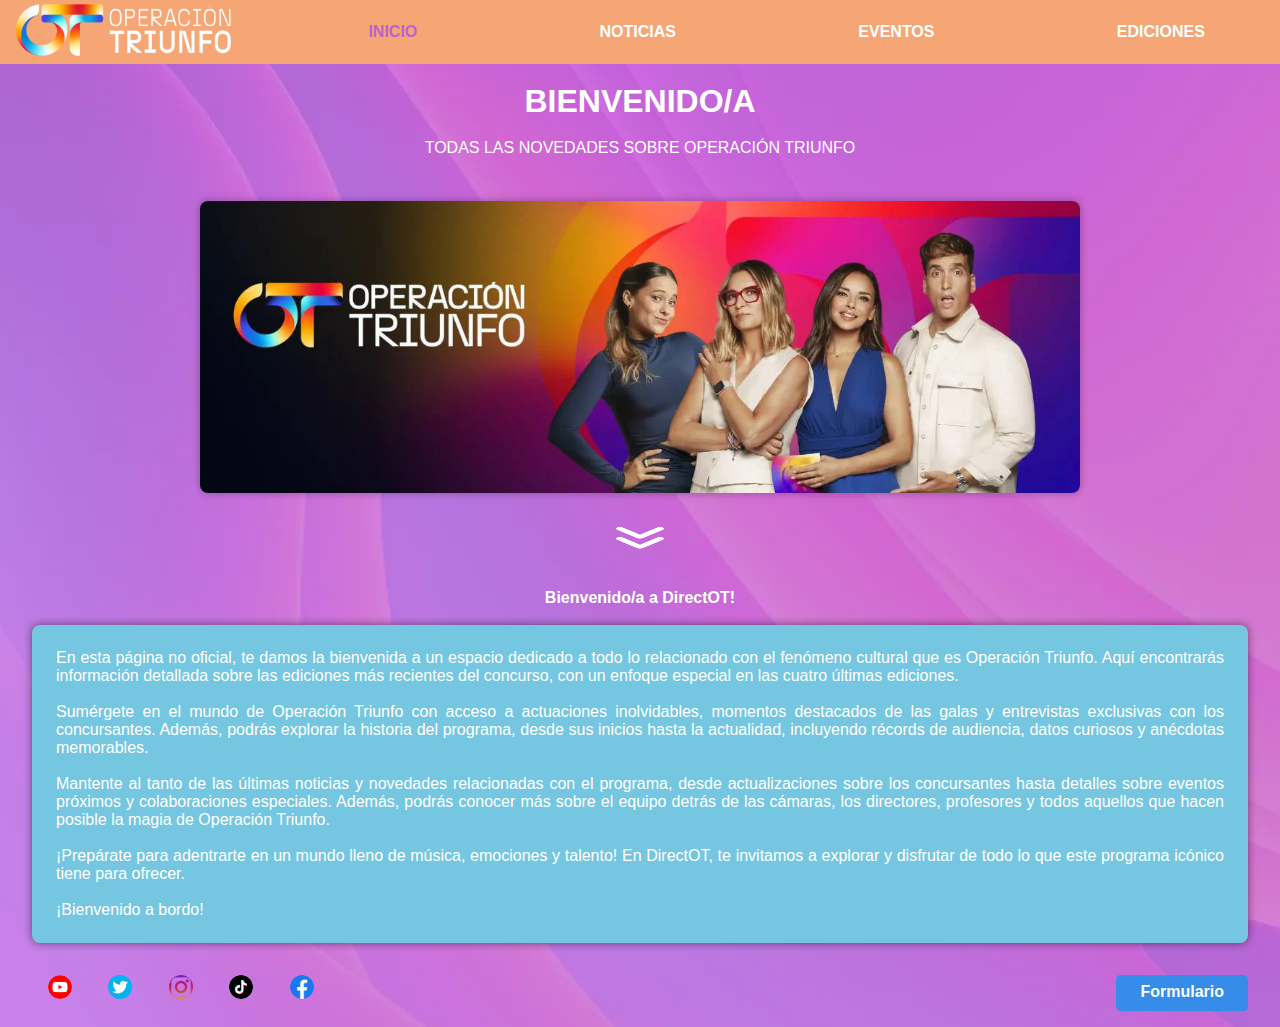
<file: DIRECTOT/index.html>
<!DOCTYPE html>
<html lang="es">
<head>
    <meta charset="UTF-8">
    <meta name="viewport" content="width=device-width, initial-scale=1.0">
    <title>DirectOT</title>
    <link rel="icon" href="./img/icon.webp">
    <link rel="stylesheet" type="text/css" href="./css/css.css">
</head>
<body>
    <header>
        <nav class="menu">
            <ul>
                <li class="logo"><img src="./img/otlogo.webp" alt="Logo de Operación Triunfo"></li>
                <li class="opcionMenu"><a href="#inicio" id="activoNav">INICIO</a>
                    <ul class="submenu">
                        <li><a href="#Inicio" id="activo">Inicio</a></li>
                        <li><a href="./portfolio/historia.html">Historia</a></li>
                        <li><a href="./portfolio/equipo.html">Equipo</a></li>
                    </ul>
                </li>
                <li class="opcionMenu"><a href="./portfolio/noticias.html">NOTICIAS</a></li>
                <li class="opcionMenu"><a href="./portfolio/eventos.html">EVENTOS</a></li>
                <li class="opcionMenu"><a href="#ediciones">EDICIONES</a>
                    <ul class="submenu">
                        <li><a href="./portfolio/ediciones/OT2023.html">OT2023</a></li>
                        <li><a href="./portfolio/ediciones/OT2020.html">OT2020</a></li>
                        <li><a href="./portfolio/ediciones/OT2018.html">OT2018</a></li>
                        <li><a href="./portfolio/ediciones/OT2017.html">OT2017</a></li>
                    </ul>
                </li>
            </ul>
        </nav>
    </header>
    <main>
        <section>
            <h1 class="titulo">BIENVENIDO/A</h1>
            <p class="subtitulo">TODAS LAS NOVEDADES SOBRE OPERACIÓN TRIUNFO</p>

            <div id="imagenesInicio">
                <picture >
                    <source class="cartel" media="(min-width:600px)" srcset="./img/header.webp">
                    <img class="cartel" src="./img/movil/cartelmovil.webp" alt="Cartel de Operación Triunfo">
                </picture>
                <img class="flecha" src="./img/dobleFlecha.webp" alt="Doble flecha">
            </div>

            <div class="textoInicio">
                <p class="negritaCentrado">Bienvenido/a a DirectOT!</p><br>
                <div class="divInicio">
                    <p>
                        En esta página no oficial, te damos la bienvenida a un espacio dedicado a todo lo relacionado
                        con el fenómeno cultural que es Operación Triunfo. Aquí encontrarás información detallada sobre 
                        las ediciones más recientes del concurso, con un enfoque especial en las cuatro últimas ediciones.
                        <br><br>
                        Sumérgete en el mundo de Operación Triunfo con acceso a actuaciones inolvidables, momentos 
                        destacados de las galas y entrevistas exclusivas con los concursantes. Además, podrás explorar 
                        la historia del programa, desde sus inicios hasta la actualidad, incluyendo récords de audiencia, 
                        datos curiosos y anécdotas memorables.
                        <br><br>
                        Mantente al tanto de las últimas noticias y novedades relacionadas con el programa, desde actualizaciones 
                        sobre los concursantes hasta detalles sobre eventos próximos y colaboraciones especiales. Además, 
                        podrás conocer más sobre el equipo detrás de las cámaras, los directores, profesores y todos aquellos 
                        que hacen posible la magia de Operación Triunfo.
                        <br><br>
                        ¡Prepárate para adentrarte en un mundo lleno de música, emociones y talento! En DirectOT, te invitamos 
                        a explorar y disfrutar de todo lo que este programa icónico tiene para ofrecer. 
                        <br><br>
                        ¡Bienvenido a bordo!
                    </p>
                </div>
            </div>
        </section>
    </main>
    <footer>
        <div class="contenido">
            <ul class="redes">
                <li><a href="https://www.youtube.com/OperacionTriunfo" target="_blank"><img src="./img/iconos/youtube.webp" alt="Youtube"></a></li>
                <li><a href="https://twitter.com/OT_Oficial?ref_src=twsrc%5Egoogle%7Ctwcamp%5Eserp%7Ctwgr%5Eauthor" target="_blank"><img src="./img/iconos/twitter.webp" alt="Twitter"></a></li>
                <li><a href="https://www.instagram.com/operaciontriunfo/" target="_blank"><img src="./img/iconos/instagram.webp" alt="Instagram"></a></li>
                <li><a href="https://www.tiktok.com/@operaciontriunfo" target="_blank"><img src="./img/iconos/tiktok.webp" alt="TikTok"></a></li>
                <li><a href="https://www.facebook.com/operaciontriunfo/?locale=es_ES" target="_blank"><img src="./img/iconos/facebook.webp" alt="Facebook"></a></li>
            </ul>
            <a href="./portfolio/form.html" class="botonForm">Formulario</a>
        </div>
    </footer>
</body>
</html>
</file>
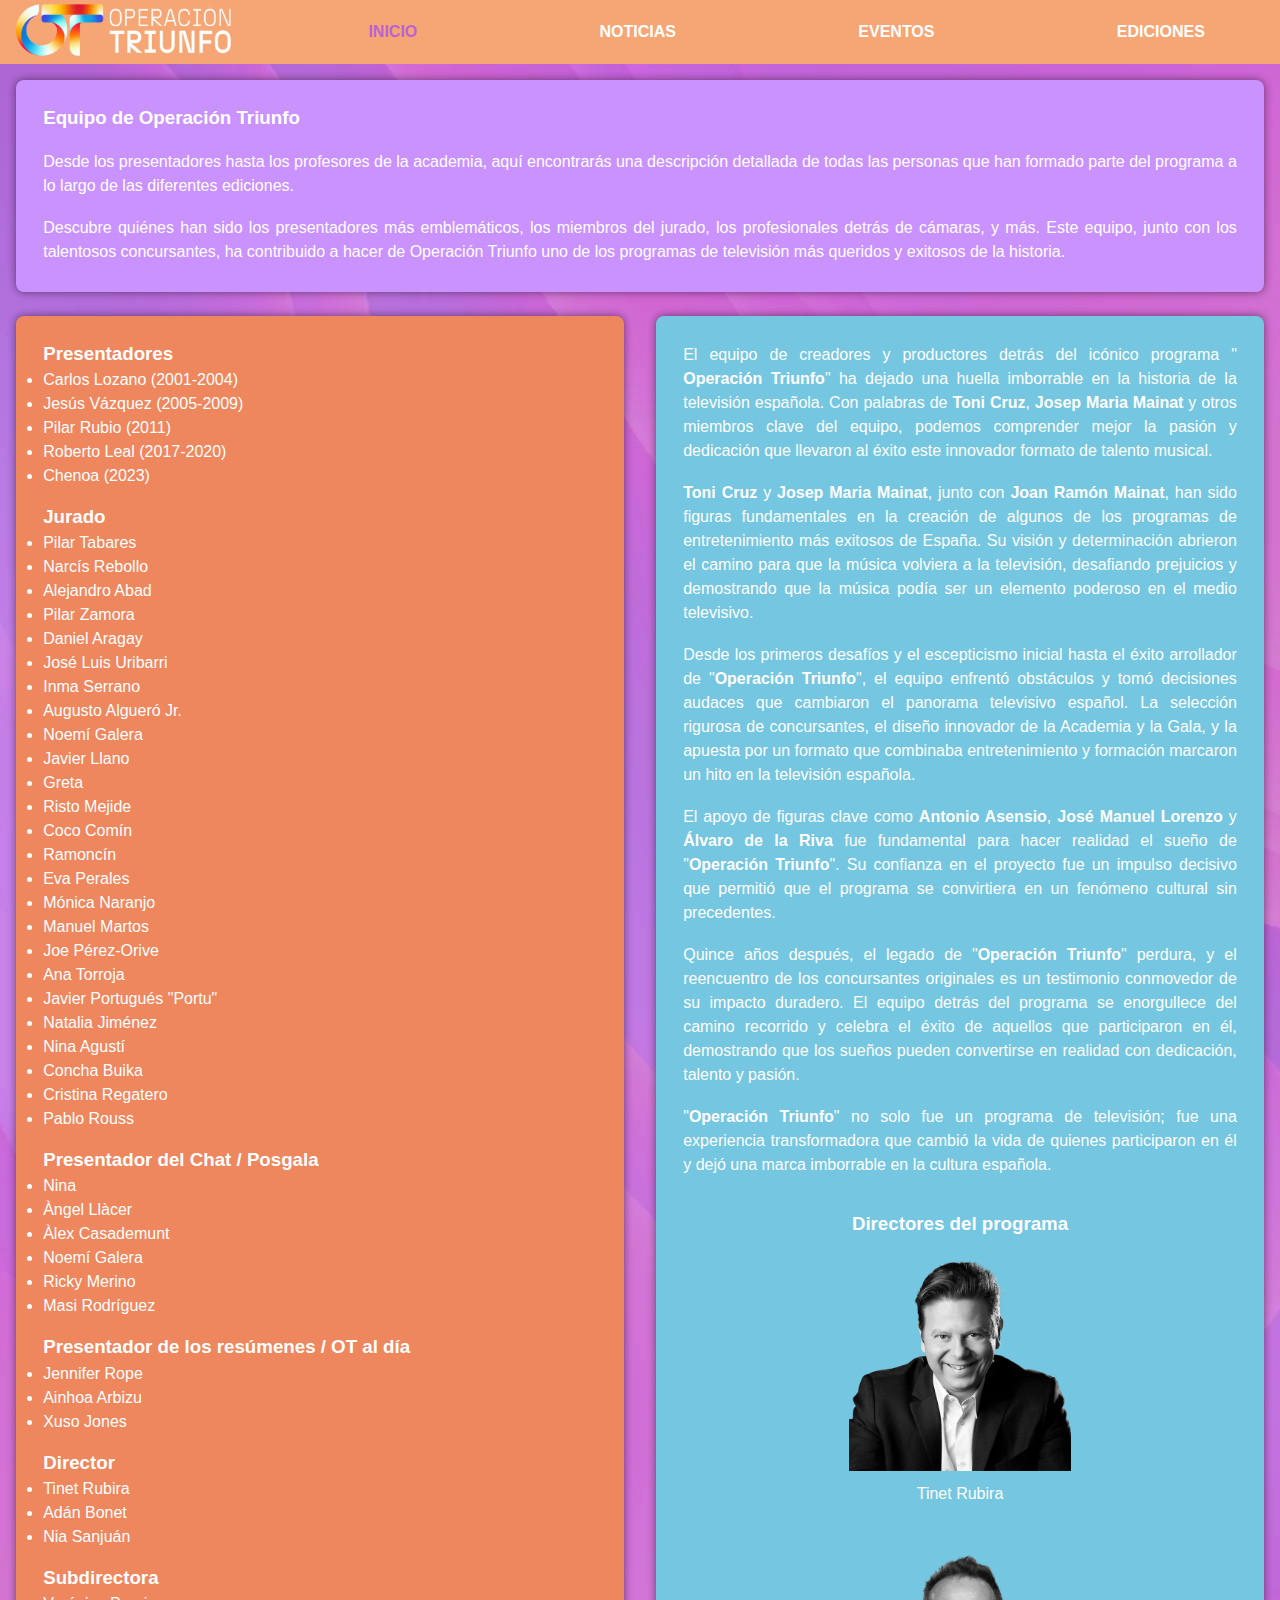
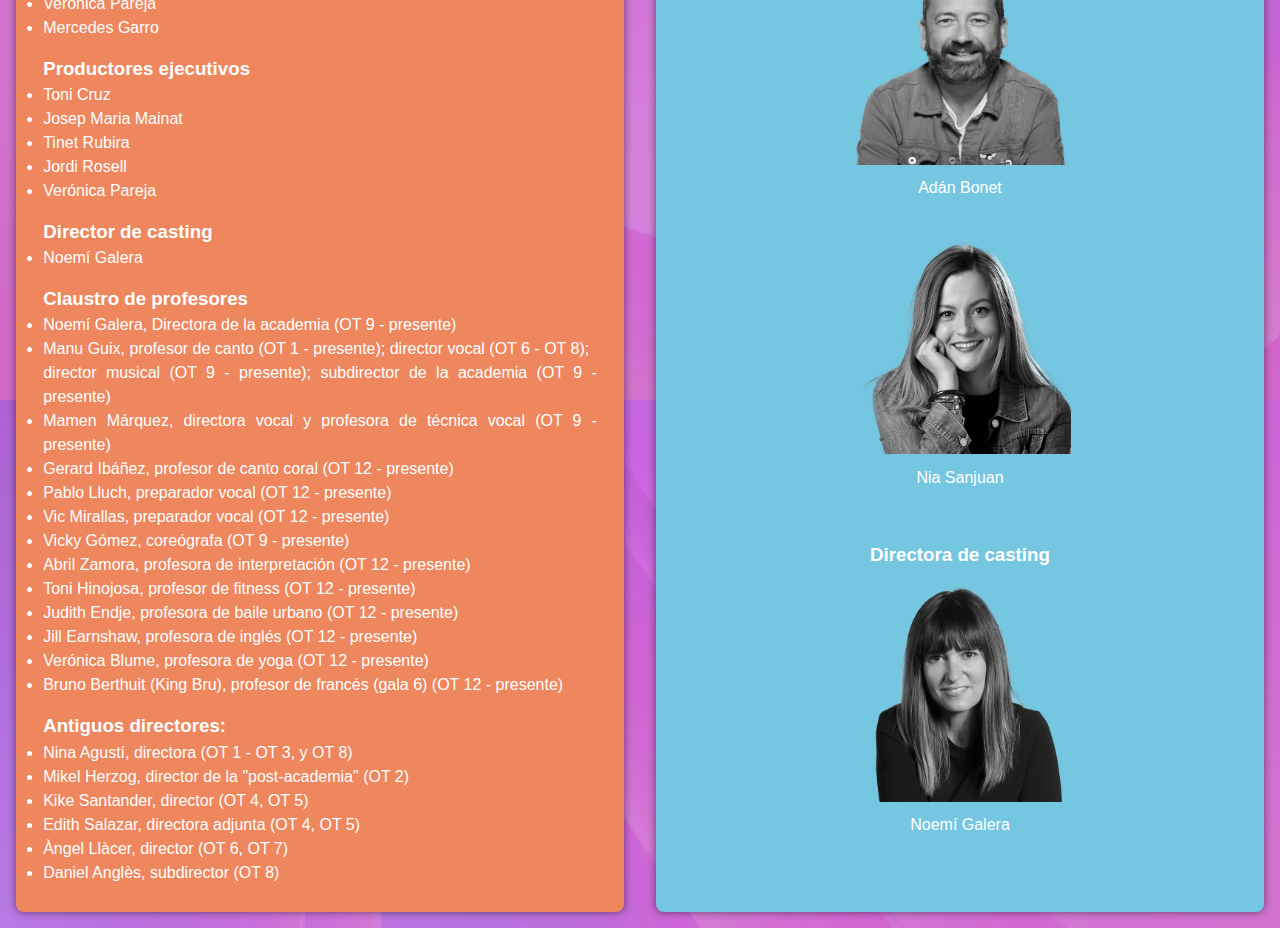
<file: DIRECTOT/portfolio/equipo.html>
<!DOCTYPE html>
<html lang="es">
<head>
    <meta charset="UTF-8">
    <meta name="viewport" content="width=device-width, initial-scale=1.0">
    <title>DirectOT - Equipo</title>
    <link rel="icon" href="../img/icon.webp">
    <link rel="stylesheet" type="text/css" href="../css/css.css">
</head>
<body>
    <header>
        
        <nav class="menu">
            <ul>
                <li class="logo"><img src="../img/otlogo.webp" alt="Logo de Operación Triunfo"></li>
                <li class="opcionMenu"><a href="#inicio" id="activoNav">INICIO</a>
                    <ul class="submenu">
                        <li><a href="../index.html">Inicio</a></li>
                        <li><a href="./historia.html">Historia</a></li>
                        <li><a href="#equipo" id="activo">Equipo</a></li>
                    </ul>
                </li>
                <li class="opcionMenu"><a href="./noticias.html">NOTICIAS</a></li>
                <li class="opcionMenu"><a href="./eventos.html">EVENTOS</a></li>
                <li class="opcionMenu"><a href="#ediciones">EDICIONES</a>
                    <ul class="submenu">
                        <li><a href="./ediciones/OT2023.html">OT2023</a></li>
                        <li><a href="./ediciones/OT2020.html">OT2020</a></li>
                        <li><a href="./ediciones/OT2018.html">OT2018</a></li>
                        <li><a href="./ediciones/OT2017.html">OT2017</a></li>
                    </ul>
                </li>
            </ul>
        </nav>
    </header>
    <main>
        <section>
            <div class="contenido2">
                <div class="equipoInfo">
                    <h3 class="titulo2">Equipo de Operación Triunfo</h3><br>
                    <p class="parrafo">Desde los presentadores hasta los profesores de la academia, aquí encontrarás 
                        una descripción detallada de todas las personas que han formado parte del 
                        programa a lo largo de las diferentes ediciones.</p><br>
                    <p class="parrafo">Descubre quiénes han sido los presentadores más emblemáticos, los miembros del 
                        jurado, los profesionales detrás de cámaras, y más. Este equipo, junto con los
                         talentosos concursantes, ha contribuido a hacer de Operación Triunfo uno de 
                         los programas de televisión más queridos y exitosos de la historia.</p>

                </div>
            </div>
            <div class="contenido">
                <div class="equipo">
                    <h3 class="titulo2">Presentadores</h3>
                    <ul class="parrafo">
                        <li>Carlos Lozano (2001-2004)</li>
                        <li>Jesús Vázquez (2005-2009)</li>
                        <li>Pilar Rubio (2011)</li>
                        <li>Roberto Leal (2017-2020)</li>
                        <li>Chenoa (2023)</li>
                    </ul><br>

                    <h3 class="titulo2">Jurado</h3>
                    <ul class="parrafo">
                        <li>Pilar Tabares</li>
                        <li>Narcís Rebollo</li>
                        <li>Alejandro Abad</li>
                        <li>Pilar Zamora</li>
                        <li>Daniel Aragay</li>
                        <li>José Luis Uribarri</li>
                        <li>Inma Serrano</li>
                        <li>Augusto Algueró Jr.</li>
                        <li>Noemí Galera</li>
                        <li>Javier Llano</li>
                        <li>Greta</li>
                        <li>Risto Mejide</li>
                        <li>Coco Comín</li>
                        <li>Ramoncín</li>
                        <li>Eva Perales</li>
                        <li>Mónica Naranjo</li>
                        <li>Manuel Martos</li>
                        <li>Joe Pérez-Orive</li>
                        <li>Ana Torroja</li>
                        <li>Javier Portugués "Portu"</li>
                        <li>Natalia Jiménez</li>
                        <li>Nina Agustí</li>
                        <li>Concha Buika</li>
                        <li>Cristina Regatero</li>
                        <li>Pablo Rouss</li>
                    </ul><br>

                    <h3 class="titulo2">Presentador del Chat / Posgala</h3>
                    <ul class="parrafo">
                        <li>Nina</li>
                        <li>Àngel Llàcer</li>
                        <li>Àlex Casademunt</li>
                        <li>Noemí Galera</li>
                        <li>Ricky Merino</li>
                        <li>Masi Rodríguez</li>
                    </ul><br>

                    <h3 class="titulo2">Presentador de los resúmenes / OT al día</h3>
                    <ul class="parrafo">
                        <li>Jennifer Rope</li>
                        <li>Ainhoa Arbizu</li>
                        <li>Xuso Jones</li>
                    </ul><br>

                    <h3 class="titulo2">Director</h3>
                    <ul class="parrafo">
                        <li>Tinet Rubira</li>
                        <li>Adán Bonet</li>
                        <li>Nia Sanjuán</li>
                    </ul><br>

                    <h3 class="titulo2">Subdirectora</h3>
                    <ul class="parrafo">
                        <li>Verónica Pareja</li>
                        <li>Mercedes Garro</li>
                    </ul><br>

                    <h3 class="titulo2">Productores ejecutivos</h3>
                    <ul class="parrafo">
                        <li>Toni Cruz</li>
                        <li>Josep Maria Mainat</li>
                        <li>Tinet Rubira</li>
                        <li>Jordi Rosell</li>
                        <li>Verónica Pareja</li>
                    </ul><br>

                    <h3 class="titulo2">Director de casting</h3>
                    <ul class="parrafo">
                        <li>Noemí Galera</li>
                    </ul><br>

                    <h3 class="titulo2">Claustro de profesores</h3>
                    <ul class="parrafo">
                        <li>Noemí Galera, Directora de la academia (OT 9 - presente)</li>
                        <li>Manu Guix, profesor de canto (OT 1 - presente); director vocal (OT 6 - OT 8); <br>
                            director musical (OT 9 - presente); subdirector de la academia (OT 9 - presente)</li>
                        <li>Mamen Márquez, directora vocal y profesora de técnica vocal (OT 9 - presente)</li>
                        <li>Gerard Ibáñez, profesor de canto coral (OT 12 - presente)</li>
                        <li>Pablo Lluch, preparador vocal (OT 12 - presente)</li>
                        <li>Vic Mirallas, preparador vocal (OT 12 - presente)</li>
                        <li>Vicky Gómez, coreógrafa (OT 9 - presente)</li>
                        <li>Abril Zamora, profesora de interpretación (OT 12 - presente)</li>
                        <li>Toni Hinojosa, profesor de fitness (OT 12 - presente)</li>
                        <li>Judith Endje, profesora de baile urbano (OT 12 - presente)</li>
                        <li>Jill Earnshaw, profesora de inglés (OT 12 - presente)</li>
                        <li>Verónica Blume, profesora de yoga (OT 12 - presente)</li>
                        <li>Bruno Berthuit (King Bru), profesor de francés (gala 6) (OT 12 - presente)</li>
                    </ul><br>
                    <h3 class="titulo2">Antiguos directores:</h3>
                    <ul class="parrafo">
                        <li>Nina Agustí, directora (OT 1 - OT 3, y OT 8)</li>
                        <li>Mikel Herzog, director de la "post-academia" (OT 2)</li>
                        <li>Kike Santander, director (OT 4, OT 5)</li>
                        <li>Edith Salazar, directora adjunta (OT 4, OT 5)</li>
                        <li>Àngel Llàcer, director (OT 6, OT 7)</li>
                        <li>Daniel Anglès, subdirector (OT 8)</li>
                    </ul>
                </div>
                <div class="equipo2">
                    <p class="parrafo">
                        El equipo de creadores y productores detrás del icónico programa "<span class="negrita">
                            Operación Triunfo</span>" ha dejado una huella imborrable en la historia de la televisión 
                            española. Con palabras de <span class="negrita">Toni Cruz</span>, <span class="negrita">
                                Josep Maria Mainat</span> y otros miembros clave del equipo, podemos comprender mejor 
                                la pasión y dedicación que llevaron al éxito este innovador formato de talento musical.
                    </p><br>
                    <p class="parrafo">
                        <span class="negrita">Toni Cruz</span> y <span class="negrita">Josep Maria Mainat</span>, 
                        junto con <span class="negrita">Joan Ramón Mainat</span>, han sido figuras fundamentales en 
                        la creación de algunos de los programas de entretenimiento más exitosos de España. Su visión 
                        y determinación abrieron el camino para que la música volviera a la televisión, desafiando 
                        prejuicios y demostrando que la música podía ser un elemento poderoso en el medio televisivo.
                    </p><br>
                    <p class="parrafo">
                        Desde los primeros desafíos y el escepticismo inicial hasta el éxito arrollador de "<span 
                        class="negrita">Operación Triunfo</span>", el equipo enfrentó obstáculos y tomó decisiones 
                        audaces que cambiaron el panorama televisivo español. La selección rigurosa de concursantes, 
                        el diseño innovador de la Academia y la Gala, y la apuesta por un formato que combinaba 
                        entretenimiento y formación marcaron un hito en la televisión española.
                    </p><br>
                    <p class="parrafo">
                        El apoyo de figuras clave como <span class="negrita">Antonio Asensio</span>, 
                        <span class="negrita">José Manuel Lorenzo</span> y <span class="negrita">Álvaro de la Riva</span>
                         fue fundamental para hacer realidad el sueño de "<span class="negrita">Operación Triunfo</span>".
                          Su confianza en el proyecto fue un impulso decisivo que permitió que el programa se convirtiera 
                          en un fenómeno cultural sin precedentes.
                    </p><br>
                    <p class="parrafo">
                        Quince años después, el legado de "<span class="negrita">Operación Triunfo</span>" perdura, y el 
                        reencuentro de los concursantes originales es un testimonio conmovedor de su impacto duradero. El 
                        equipo detrás del programa se enorgullece del camino recorrido y celebra el éxito de aquellos que 
                        participaron en él, demostrando que los sueños pueden convertirse en realidad con dedicación, 
                        talento y pasión.
                    </p><br>
                    <p class="parrafo">
                        "<span class="negrita">Operación Triunfo</span>" no solo fue un programa de televisión; fue una 
                        experiencia transformadora que cambió la vida de quienes participaron en él y dejó una marca 
                        imborrable en la cultura española.
                    </p><br><br>
                    <h3 class="titulo3">Directores del programa</h3>
                    <img class="imgEquipo" src="../img/tinetrubira.webp" alt="Tinet Rubira">
                    <p class="titulo3">Tinet Rubira</p><br>
                    <img class="imgEquipo" src="../img/adanbonet.webp" alt="Adán Bonet">
                    <p class="titulo3">Adán Bonet</p><br>
                    <img class="imgEquipo" src="../img/niasanjuan.webp" alt="Nia Sanjuan">
                    <p class="titulo3">Nia Sanjuan</p><br><br><br>
                    <h3 class="titulo3">Directora de casting</h3>
                    <img class="imgEquipo" src="../img/noemigalera.webp" alt="Noemí Galera">
                    <p class="titulo3">Noemí Galera</p>
                </div>
            </div>
        </section>
    </main>
</body>
</html>
</file>
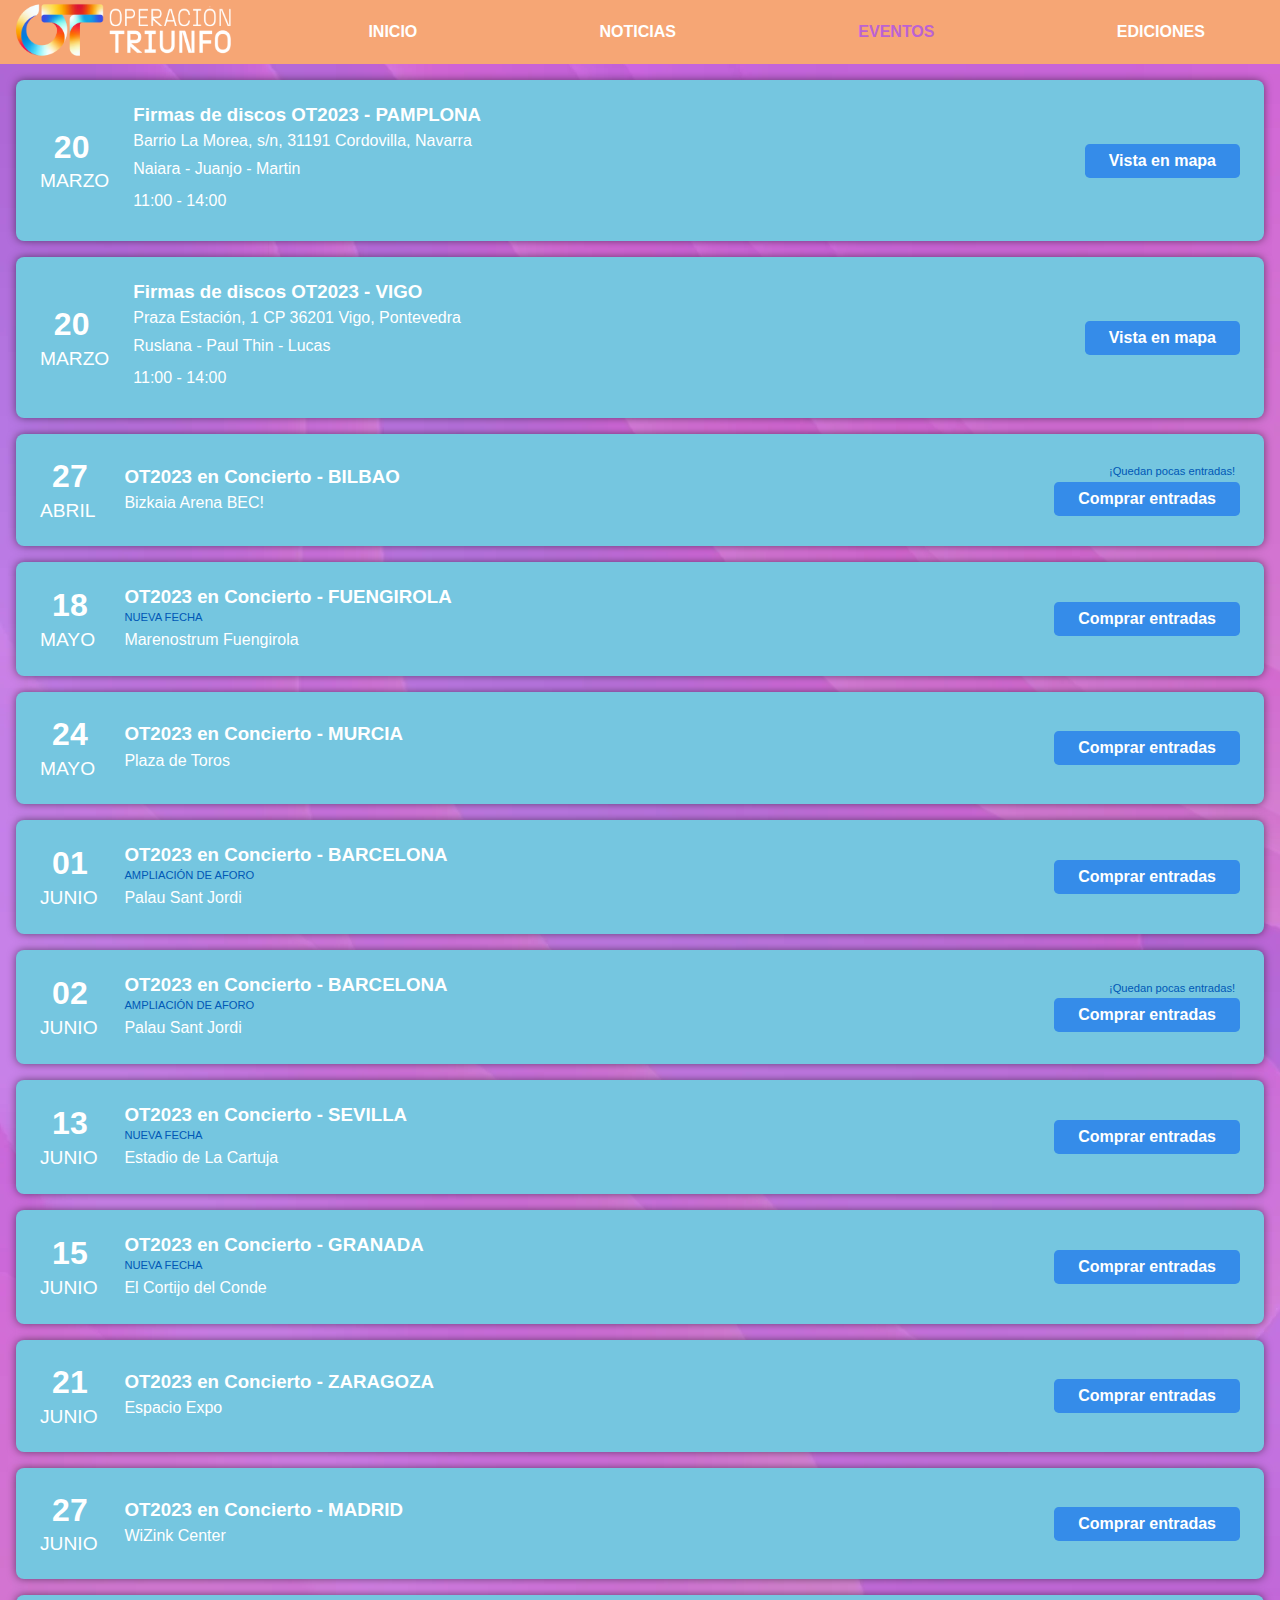
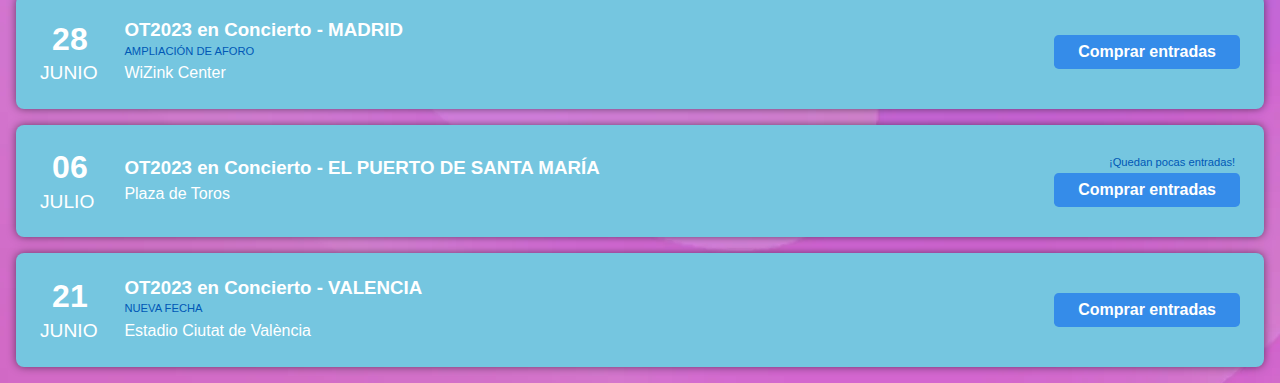
<file: DIRECTOT/portfolio/eventos.html>
<!DOCTYPE html>
<html lang="es">
<head>
    <meta charset="UTF-8">
    <meta name="viewport" content="width=device-width, initial-scale=1.0">
    <title>DirectOT - Eventos</title>
    <link rel="icon" href="../img/icon.webp">
    <link rel="stylesheet" type="text/css" href="../css/css.css">
</head>
<body>
    <header>
        
        <nav class="menu">
            <ul>
                <li class="logo"><img src="../img/otlogo.webp" alt="Logo de Operación Triunfo"></li>
                <li class="opcionMenu"><a href="#inicio" >INICIO</a>
                    <ul class="submenu">
                        <li><a href="../index.html">Inicio</a></li>
                        <li><a href="./historia.html">Historia</a></li>
                        <li><a href="./equipo.html">Equipo</a></li>
                    </ul>
                </li>
                <li class="opcionMenu"><a href="./noticias.html">NOTICIAS</a></li>
                <li class="opcionMenu"><a href="#eventos" id="activoNav">EVENTOS</a></li>
                <li class="opcionMenu"><a href="#ediciones">EDICIONES</a>
                    <ul class="submenu">
                        <li><a href="./ediciones/OT2023.html">OT2023</a></li>
                        <li><a href="./ediciones/OT2020.html">OT2020</a></li>
                        <li><a href="./ediciones/OT2018.html">OT2018</a></li>
                        <li><a href="./ediciones/OT2017.html">OT2017</a></li>
                    </ul>
                </li>
            </ul>
        </nav>
    </header>
    <main>
        <section>
            <div class="contenido2">
                <div class="evento">
                    <div class="fecha">
                        <h3 class="dia">20</h3>
                        <p class="mes">MARZO</p>
                    </div>
                    <div class="eventoCont">
                        <h3 class="titulo2">Firmas de discos OT2023 - PAMPLONA</h3>
                        <p class="parrafo">Barrio La Morea, s/n, 31191 Cordovilla, Navarra<br></p>
                        <p class="parrafo2">Naiara - Juanjo - Martin<br>
                        11:00 - 14:00</p>
                    </div>
                    <div class="infoEntradas">
                        <a href="https://maps.app.goo.gl/CpQnyW276xN3FqGZ6" class="botonComprar" target="_blank">Vista en mapa</a>
                    </div>
                </div>
                <div class="evento">
                    <div class="fecha">
                        <h3 class="dia">20</h3>
                        <p class="mes">MARZO</p>
                    </div>
                    <div class="eventoCont">
                        <h3 class="titulo2">Firmas de discos OT2023 - VIGO</h3>
                        <p class="parrafo">Praza Estación, 1 CP 36201 Vigo, Pontevedra<br></p>
                        <p class="parrafo2">Ruslana - Paul Thin - Lucas<br>
                        11:00 - 14:00</p>
                    </div>
                    <div class="infoEntradas">
                        <a href="https://maps.app.goo.gl/N1N4rgRqpGtqrXZM6" class="botonComprar" target="_blank">Vista en mapa</a>
                    </div>
                </div>
                <div class="evento">
                    <div class="fecha">
                        <h3 class="dia">27</h3>
                        <p class="mes">ABRIL</p>
                    </div>
                    <div class="eventoCont">
                        <h3 class="titulo2">OT2023 en Concierto - BILBAO</h3>
                        <p class="parrafo">Bizkaia Arena BEC!</p>
                    </div>
                    <div class="infoEntradas">
                        <p class="textoEntradas">¡Quedan pocas entradas!</p>
                        <a href="https://otenconcierto.com/pages/27-de-abril-bizkaia-arena-bec-bilbao" class="botonComprar" target="_blank">Comprar entradas</a>
                    </div>
                </div>
                <div class="evento">
                    <div class="fecha">
                        <h3 class="dia">18</h3>
                        <p class="mes">MAYO</p>
                    </div>
                    <div class="eventoCont">
                        <h3 class="titulo2">OT2023 en Concierto - FUENGIROLA</h3>
                        <p class="textoEntradas">NUEVA FECHA</p>
                        <p class="parrafo">Marenostrum Fuengirola</p>
                    </div>
                    <div class="infoEntradas">
                        <a href="https://otenconcierto.com/pages/18-de-mayo-marenostrum-fuengirola-fuengirola" class="botonComprar" target="_blank">Comprar entradas</a>
                    </div>
                </div>
                <div class="evento">
                    <div class="fecha">
                        <h3 class="dia">24</h3>
                        <p class="mes">MAYO</p>
                    </div>
                    <div class="eventoCont">
                        <h3 class="titulo2">OT2023 en Concierto - MURCIA</h3>
                        <p class="parrafo">Plaza de Toros</p>
                    </div>
                    <div class="infoEntradas">
                        <a href="https://otenconcierto.com/pages/24-de-mayo-plaza-de-toros-murcia" class="botonComprar" target="_blank">Comprar entradas</a>
                    </div>
                </div>
                <div class="evento">
                    <div class="fecha">
                        <h3 class="dia">01</h3>
                        <p class="mes">JUNIO</p>
                    </div>
                    <div class="eventoCont">
                        <h3 class="titulo2">OT2023 en Concierto - BARCELONA</h3>
                        <p class="textoEntradas">AMPLIACIÓN DE AFORO</p>
                        <p class="parrafo">Palau Sant Jordi</p>
                    </div>
                    <div class="infoEntradas">
                        <a href="https://otenconcierto.com/pages/1-de-junio-palau-sant-jordi-barcelona" class="botonComprar" target="_blank">Comprar entradas</a>
                    </div>
                </div>
                <div class="evento">
                    <div class="fecha">
                        <h3 class="dia">02</h3>
                        <p class="mes">JUNIO</p>
                    </div>
                    <div class="eventoCont">
                        <h3 class="titulo2">OT2023 en Concierto - BARCELONA</h3>
                        <p class="textoEntradas">AMPLIACIÓN DE AFORO</p>
                        <p class="parrafo">Palau Sant Jordi</p>
                    </div>
                    <div class="infoEntradas">
                        <p class="textoEntradas">¡Quedan pocas entradas!</p>
                        <a href="https://otenconcierto.com/pages/1-de-junio-palau-sant-jordi-barcelona" class="botonComprar" target="_blank">Comprar entradas</a>
                    </div>
                </div>
                <div class="evento">
                    <div class="fecha">
                        <h3 class="dia">13</h3>
                        <p class="mes">JUNIO</p>
                    </div>
                    <div class="eventoCont">
                        <h3 class="titulo2">OT2023 en Concierto - SEVILLA</h3>
                        <p class="textoEntradas">NUEVA FECHA</p>
                        <p class="parrafo">Estadio de La Cartuja</p>
                    </div>
                    <div class="infoEntradas">
                        <a href="https://otenconcierto.com/pages/13-de-junio-estadio-de-la-cartuja-sevilla" class="botonComprar" target="_blank">Comprar entradas</a>
                    </div>
                </div>
                <div class="evento">
                    <div class="fecha">
                        <h3 class="dia">15</h3>
                        <p class="mes">JUNIO</p>
                    </div>
                    <div class="eventoCont">
                        <h3 class="titulo2">OT2023 en Concierto - GRANADA</h3>
                        <p class="textoEntradas">NUEVA FECHA</p>
                        <p class="parrafo">El Cortijo del Conde</p>
                    </div>
                    <div class="infoEntradas">
                        <a href="https://otenconcierto.com/pages/15-de-junio-el-cortijo-del-conde-granada" class="botonComprar" target="_blank">Comprar entradas</a>
                    </div>
                </div>
                <div class="evento">
                    <div class="fecha">
                        <h3 class="dia">21</h3>
                        <p class="mes">JUNIO</p>
                    </div>
                    <div class="eventoCont">
                        <h3 class="titulo2">OT2023 en Concierto - ZARAGOZA</h3>
                        <p class="parrafo">Espacio Expo</p>
                    </div>
                    <div class="infoEntradas">
                        <a href="https://otenconcierto.com/pages/21-de-junio-espacio-expo-zaragoza" class="botonComprar" target="_blank">Comprar entradas</a>
                    </div>
                </div>
                <div class="evento">
                    <div class="fecha">
                        <h3 class="dia">27</h3>
                        <p class="mes">JUNIO</p>
                    </div>
                    <div class="eventoCont">
                        <h3 class="titulo2">OT2023 en Concierto - MADRID</h3>
                        <p class="parrafo">WiZink Center</p>
                    </div>
                    <div class="infoEntradas">
                        <a href="https://otenconcierto.com/pages/27-de-junio-wizink-center-madrid" class="botonComprar" target="_blank">Comprar entradas</a>
                    </div>
                </div>
                <div class="evento">
                    <div class="fecha">
                        <h3 class="dia">28</h3>
                        <p class="mes">JUNIO</p>
                    </div>
                    <div class="eventoCont">
                        <h3 class="titulo2">OT2023 en Concierto - MADRID</h3>
                        <p class="textoEntradas">AMPLIACIÓN DE AFORO</p>
                        <p class="parrafo">WiZink Center</p>
                    </div>
                    <div class="infoEntradas">
                        <a href="https://otenconcierto.com/pages/28-de-junio-wizink-center-madrid" class="botonComprar" target="_blank">Comprar entradas</a>
                    </div>
                </div>
                <div class="evento">
                    <div class="fecha">
                        <h3 class="dia">06</h3>
                        <p class="mes">JULIO</p>
                    </div>
                    <div class="eventoCont">
                        <h3 class="titulo2">OT2023 en Concierto - EL PUERTO DE SANTA MARÍA</h3>
                        <p class="parrafo">Plaza de Toros</p>
                    </div>
                    <div class="infoEntradas">
                        <p class="textoEntradas">¡Quedan pocas entradas!</p>
                        <a href="https://otenconcierto.com/pages/6-de-julio-plaza-de-toros-el-puerto-de-santa-maria" class="botonComprar" target="_blank">Comprar entradas</a>
                    </div>
                </div>
                <div class="evento">
                    <div class="fecha">
                        <h3 class="dia">21</h3>
                        <p class="mes">JUNIO</p>
                    </div>
                    <div class="eventoCont">
                        <h3 class="titulo2">OT2023 en Concierto - VALENCIA</h3>
                        <p class="textoEntradas">NUEVA FECHA</p>
                        <p class="parrafo">Estadio Ciutat de València</p>
                    </div>
                    <div class="infoEntradas">
                        <a href="https://otenconcierto.com/pages/13-de-julio-estadio-ciutat-de-valencia-valencia" class="botonComprar" target="_blank">Comprar entradas</a>
                    </div>
                </div>
            </div>    
        </section>
    </main>
</body>
</html>
</file>
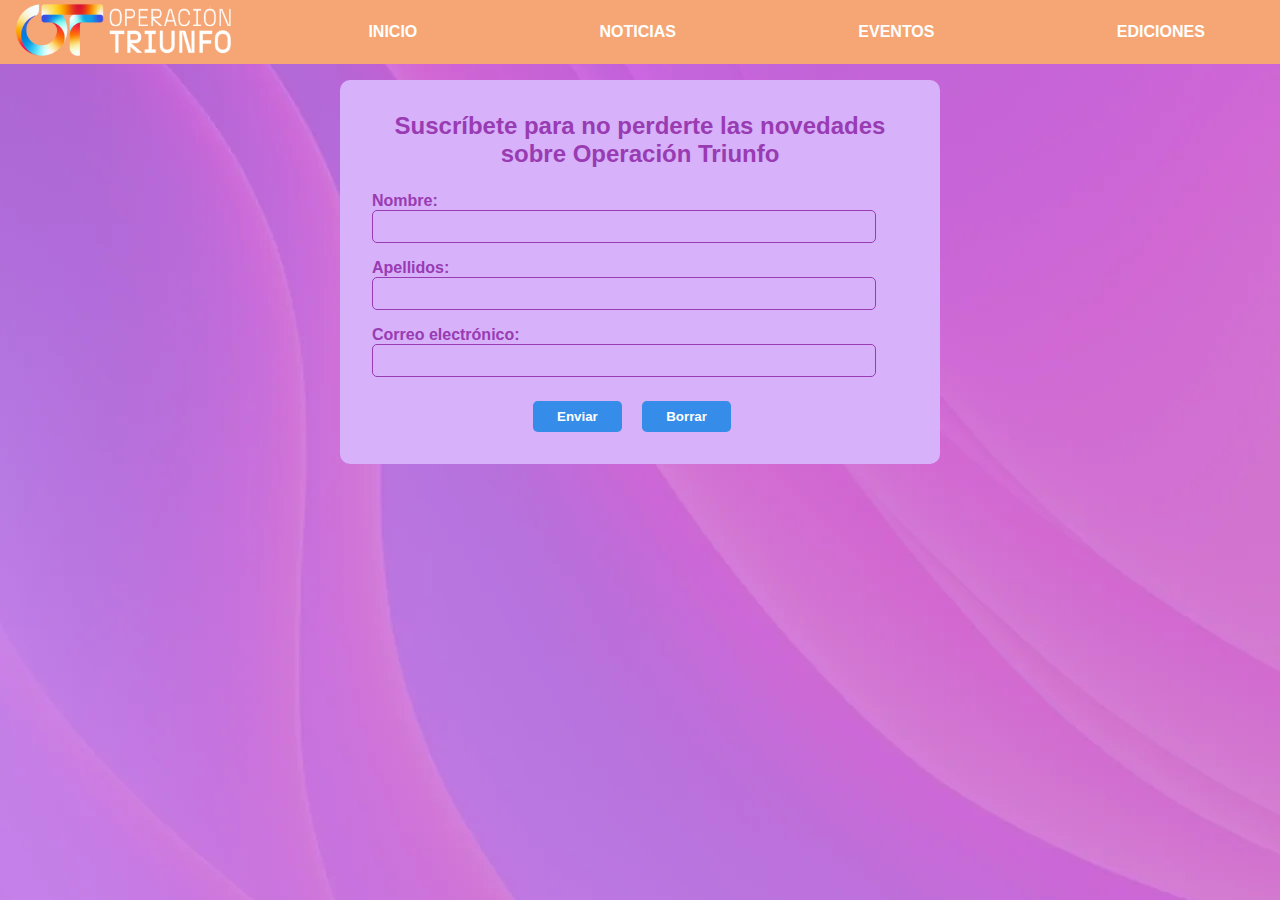
<file: DIRECTOT/portfolio/form.html>
<!DOCTYPE html>
<html lang="en">
    <head>
        <meta charset="UTF-8">
        <meta name="viewport" content="width=device-width, initial-scale=1.0">
        <title>DirectOT - Formulario</title>
        <link rel="icon" href="./img/icon.webp">
        <link rel="stylesheet" type="text/css" href="../css/css.css">
    </head>
    <body>
        <header>
            <nav class="menu">
                <ul>
                    <li class="logo"><img src="../img/otlogo.webp" alt="Logo de Operación Triunfo"></li>
                    <li class="opcionMenu"><a href="#inicio">INICIO</a>
                        <ul class="submenu">
                            <li><a href="../index.html">Inicio</a></li>
                            <li><a href="./historia.html">Historia</a></li>
                            <li><a href="./equipo.html">Equipo</a></li>
                        </ul>
                    </li>
                    <li class="opcionMenu"><a href="./noticias.html">NOTICIAS</a></li>
                    <li class="opcionMenu"><a href="./eventos.html">EVENTOS</a></li>
                    <li class="opcionMenu"><a href="#ediciones">EDICIONES</a>
                        <ul class="submenu">
                            <li><a href="./ediciones/OT2023.html">OT2023</a></li>
                            <li><a href="./ediciones/OT2020.html">OT2020</a></li>
                            <li><a href="./ediciones/OT2018.html">OT2018</a></li>
                            <li><a href="./ediciones/OT2017.html">OT2017</a></li>
                        </ul>
                    </li>
                </ul>
            </nav>
        </header>
        <main>
            <div class="contenido2">
                <div class="formulario">
                    <h2>Suscríbete para no perderte las novedades sobre Operación Triunfo</h2>
                    <form action="#" method="post">
                        <div class="campo">
                            <label for="nombre">Nombre:</label>
                            <input type="text" id="nombre" name="nombre" required>
                        </div>
                        <div class="campo">
                            <label for="apellidos">Apellidos:</label>
                            <input type="text" id="apellidos" name="apellidos" required>
                        </div>
                        <div class="campo">
                            <label for="email">Correo electrónico:</label>
                            <input type="email" id="email" name="email" required>
                        </div>
                        <div class="botones">
                            <button type="submit" class="botonForm">Enviar</button>
                            <button type="reset" class="botonForm">Borrar</button>
                        </div>
                    </form>
                </div>
            </div>
        </main>           
    </body>
</html>
</file>
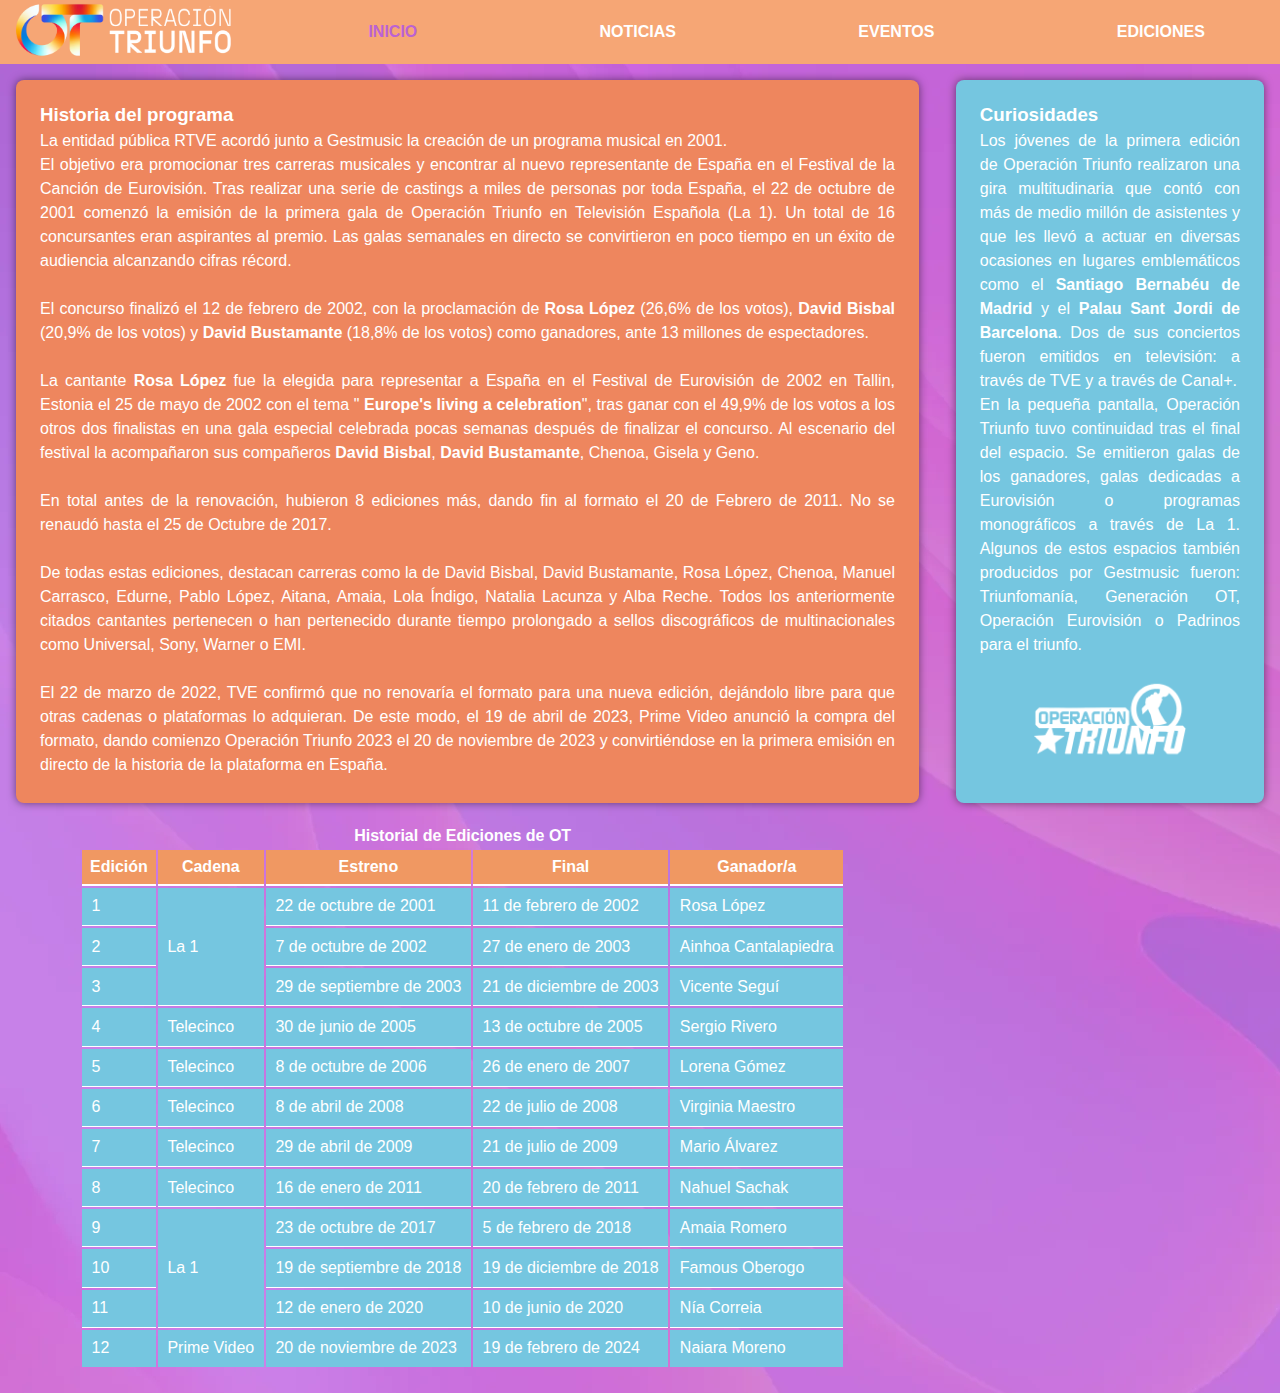
<file: DIRECTOT/portfolio/historia.html>
<!DOCTYPE html>
<html lang="es">
<head>
    <meta charset="UTF-8">
    <meta name="viewport" content="width=device-width, initial-scale=1.0">
    <title>DirectOT - Historia</title>
    <link rel="icon" href="../img/icon.webp">
    <link rel="stylesheet" type="text/css" href="../css/css.css">
</head>
<body>
    <header>
        
        <nav class="menu">
            <ul>
                <li class="logo"><img src="../img/otlogo.webp" alt="Logo de Operación Triunfo"></li>
                <li class="opcionMenu"><a href="#inicio" id="activoNav">INICIO</a>
                    <ul class="submenu">
                        <li><a href="../index.html">Inicio</a></li>
                        <li><a href="#historia" id="activo">Historia</a></li>
                        <li><a href="./equipo.html">Equipo</a></li>
                    </ul>
                </li>
                <li class="opcionMenu"><a href="./noticias.html">NOTICIAS</a></li>
                <li class="opcionMenu"><a href="./eventos.html">EVENTOS</a></li>
                <li class="opcionMenu"><a href="#ediciones">EDICIONES</a>
                    <ul class="submenu">
                        <li><a href="./ediciones/OT2023.html">OT2023</a></li>
                        <li><a href="./ediciones/OT2020.html">OT2020</a></li>
                        <li><a href="./ediciones/OT2018.html">OT2018</a></li>
                        <li><a href="./ediciones/OT2017.html">OT2017</a></li>
                    </ul>
                </li>
            </ul>
        </nav>
    </header>
    <main>
        <section>
            <div class="contenido">
                <div class="historiaIzquierdo">
                    <h3 class="titulo2">Historia del programa</h3>
                    <p class="parrafo">
                        La entidad pública RTVE acordó junto a Gestmusic la creación de un programa musical en 2001. <br>
                        El objetivo era promocionar tres carreras musicales y encontrar al nuevo representante de España en 
                        el Festival de la Canción de Eurovisión.
                        Tras realizar una serie de castings a miles de personas por toda España, el 22 de octubre de 2001 
                        comenzó la emisión de la primera gala de Operación Triunfo en Televisión Española (La 1).
                        Un total de 16 concursantes eran aspirantes al premio. Las galas semanales en directo se convirtieron
                        en poco tiempo en un éxito de audiencia alcanzando cifras récord.<br><br>
                    </p>
                    <p class="parrafo">
                        El concurso finalizó el 12 de febrero de 2002, con la proclamación de <span class="negrita">Rosa 
                            López</span> (26,6% de los votos), <span class="negrita">David Bisbal</span> (20,9% de los 
                            votos) y <span class="negrita">David Bustamante</span> (18,8% de los votos) como ganadores, 
                            ante 13 millones de espectadores.<br><br>
                    </p>
                    <p class="parrafo">
                        La cantante <span class="negrita">Rosa López</span> fue la elegida para representar a España 
                        en el Festival de Eurovisión de 2002 en Tallin, Estonia el 25 de mayo de 2002 con el tema "
                        <span class="negrita">Europe's living a celebration</span>", tras ganar con el 49,9% de los votos 
                        a los otros dos finalistas en una gala especial celebrada pocas semanas después de finalizar el 
                        concurso. Al escenario del festival la acompañaron sus compañeros <span class="negrita">David 
                            Bisbal</span>, <span class="negrita">David Bustamante</span>, Chenoa, Gisela y Geno.<br><br>
                    </p>
                    <p class="parrafo">En total antes de la renovación, hubieron 8 ediciones más, dando fin al formato el 20 
                        de Febrero de 2011. No se renaudó hasta el 25 de Octubre de 2017.<br><br>
                        De todas estas ediciones, destacan carreras como la de David Bisbal, David Bustamante, Rosa 
                        López, Chenoa, Manuel Carrasco, Edurne, Pablo López, Aitana, Amaia, Lola Índigo, 
                        Natalia Lacunza y Alba Reche. Todos los anteriormente citados cantantes pertenecen o han pertenecido 
                        durante tiempo prolongado a sellos discográficos de multinacionales como Universal, Sony, Warner o 
                        EMI.<br><br></p>
        
                    <p class="parrafo">El 22 de marzo de 2022, TVE confirmó que no renovaría el formato para una nueva 
                        edición, dejándolo libre para que otras cadenas o plataformas lo adquieran. De este modo, el 19 de 
                        abril de 2023, Prime Video anunció la compra del formato, dando comienzo Operación Triunfo 2023 el 
                        20 de noviembre de 2023 y convirtiéndose en la primera emisión en directo de la historia de la 
                        plataforma en España.</p>

                    
                </div>
                <div class="historiaDerecho">
                    <h3 class="titulo2">Curiosidades</h3>
                    <p class="parrafo">
                        Los jóvenes de la primera edición de Operación Triunfo realizaron una gira multitudinaria que 
                        contó con más de medio millón de asistentes y que les llevó a actuar en diversas ocasiones en 
                        lugares emblemáticos como el <span class="negrita">Santiago Bernabéu de Madrid</span> y el 
                        <span class="negrita">Palau Sant Jordi de Barcelona</span>. 
                        Dos de sus conciertos fueron emitidos en televisión: a través de TVE y a través de Canal+.
                    </p>
                    <p class="parrafo">
                        En la pequeña pantalla, Operación Triunfo tuvo continuidad tras el final del espacio. 
                        Se emitieron galas de los ganadores, galas dedicadas a Eurovisión o programas monográficos a 
                        través de La 1. Algunos de estos espacios también producidos por Gestmusic fueron: Triunfomanía, 
                        Generación OT, Operación Eurovisión o Padrinos para el triunfo.
                    </p>
                    <img src="../img/ot1.webp" alt="Logo OT1">
                </div>
            </div>
            <div class="contenedorTabla">
                <div class="tablaHistoria">
                    <table>
                        <caption class="titulo2">Historial de Ediciones de OT</caption>
                        <thead>
                            <tr>
                                <th>Edición</th>
                                <th>Cadena</th>
                                <th>Estreno</th>
                                <th>Final</th>
                                <th>Ganador/a</th>
                            </tr>
                        </thead>
                        <tbody>
                            <tr>
                                <td>1</td>
                                <td rowspan="3">La 1</td>
                                <td>22 de octubre de 2001</td>
                                <td>11 de febrero de 2002</td>
                                <td>Rosa López</td>
                            </tr>
                            <tr>
                                <td>2</td>
                                <td>7 de octubre de 2002</td>
                                <td>27 de enero de 2003</td>
                                <td>Ainhoa Cantalapiedra</td>
                            </tr>
                            <tr>
                                <td>3</td>
                                <td>29 de septiembre de 2003</td>
                                <td>21 de diciembre de 2003</td>
                                <td>Vicente Seguí</td>
                            </tr>
                            <tr>
                                <td>4</td>
                                <td>Telecinco</td>
                                <td>30 de junio de 2005</td>
                                <td>13 de octubre de 2005</td>
                                <td>Sergio Rivero</td>
                            </tr>
                            <tr>
                                <td>5</td>
                                <td>Telecinco</td>
                                <td>8 de octubre de 2006</td>
                                <td>26 de enero de 2007</td>
                                <td>Lorena Gómez</td>
                            </tr>
                            <tr>
                                <td>6</td>
                                <td>Telecinco</td>
                                <td>8 de abril de 2008</td>
                                <td>22 de julio de 2008</td>
                                <td>Virginia Maestro</td>
                            </tr>
                            <tr>
                                <td>7</td>
                                <td>Telecinco</td>
                                <td>29 de abril de 2009</td>
                                <td>21 de julio de 2009</td>
                                <td>Mario Álvarez</td>
                            </tr>
                            <tr>
                                <td>8</td>
                                <td>Telecinco</td>
                                <td>16 de enero de 2011</td>
                                <td>20 de febrero de 2011</td>
                                <td>Nahuel Sachak</td>
                            </tr>
                            <tr>
                                <td>9</td>
                                <td rowspan="3">La 1</td>
                                <td>23 de octubre de 2017</td>
                                <td>5 de febrero de 2018</td>
                                <td>Amaia Romero</td>
                            </tr>
                            <tr>
                                <td>10</td>
                                <td>19 de septiembre de 2018</td>
                                <td>19 de diciembre de 2018</td>
                                <td>Famous Oberogo</td>
                            </tr>
                            <tr>
                                <td>11</td>
                                <td>12 de enero de 2020</td>
                                <td>10 de junio de 2020</td>
                                <td>Nía Correia</td>
                            </tr>
                            <tr>
                                <td>12</td>
                                <td>Prime Video</td>
                                <td>20 de noviembre de 2023</td>
                                <td>19 de febrero de 2024</td>
                                <td>Naiara Moreno</td>
                            </tr>
                        </tbody>
                    </table>
                </div>
            </div>
            
        </section>
    </main>
</body>
</html>
</file>
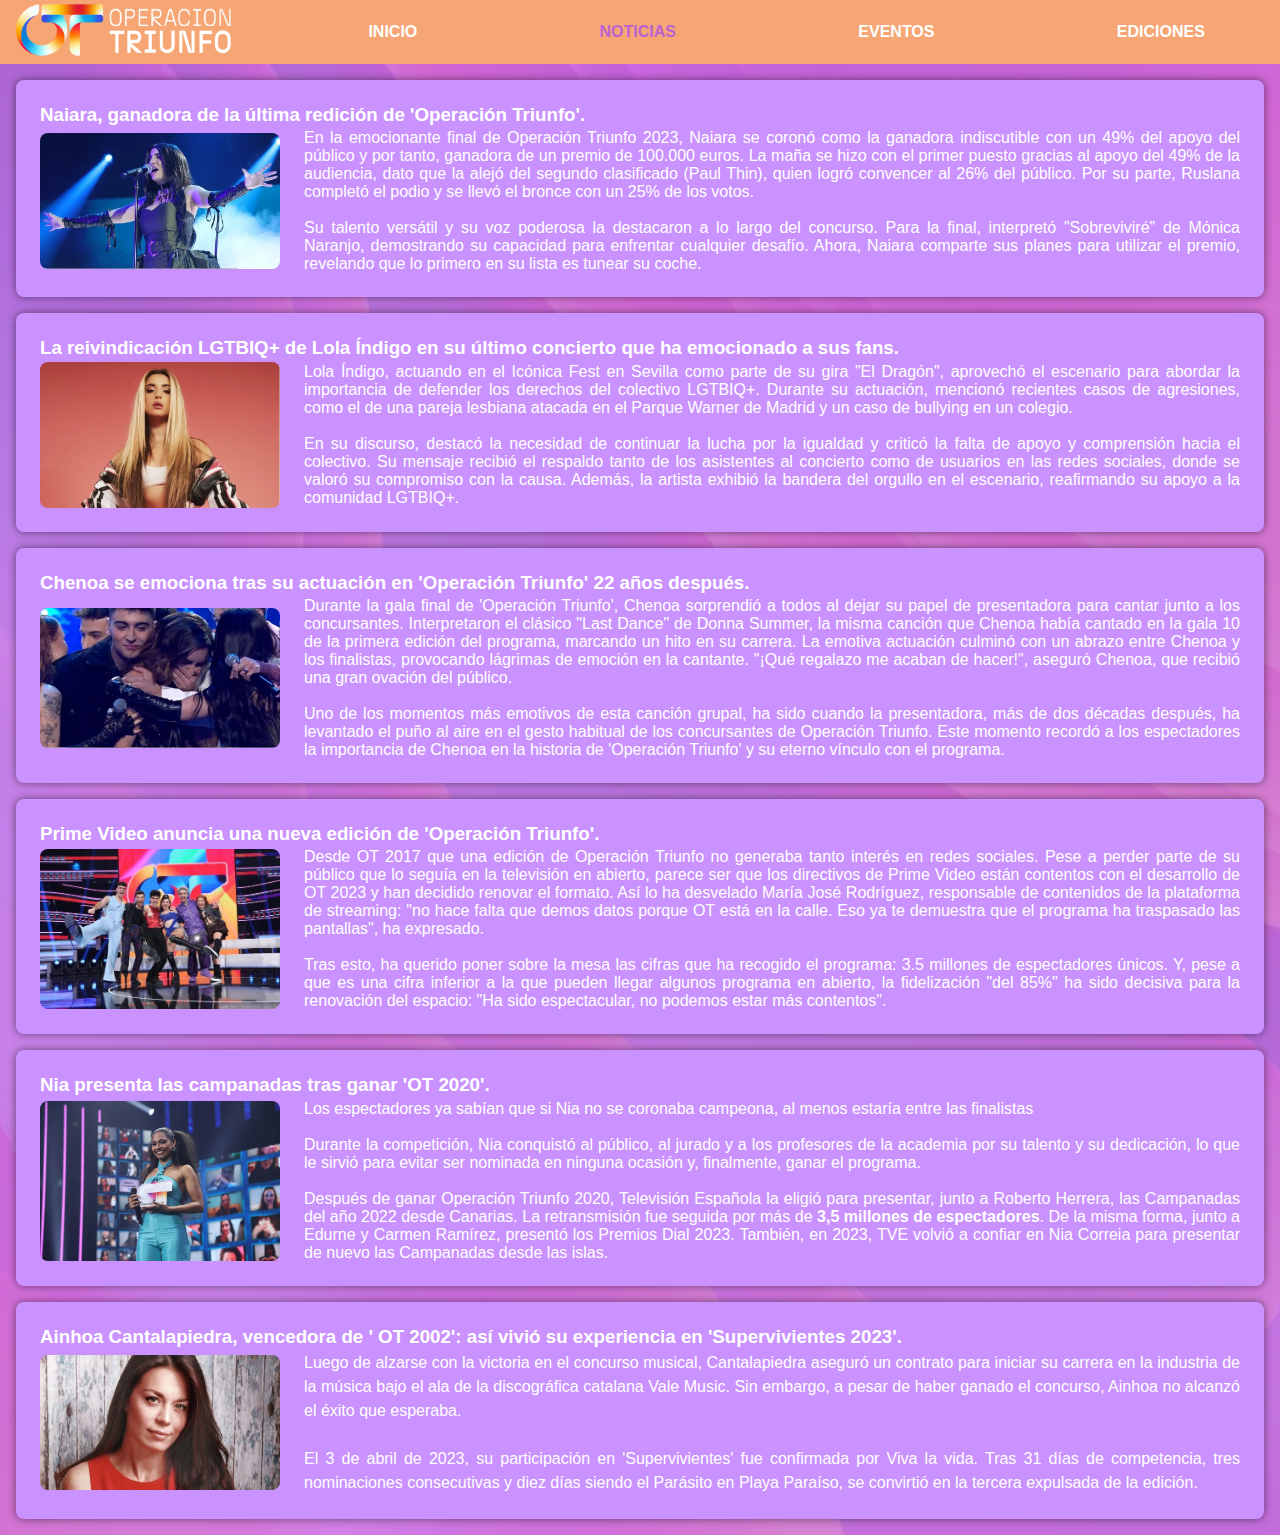
<file: DIRECTOT/portfolio/noticias.html>
<!DOCTYPE html>
<html lang="es">
<head>
    <meta charset="UTF-8">
    <meta name="viewport" content="width=device-width, initial-scale=1.0">
    <title>DirectOT - Noticias</title>
    <link rel="icon" href="../img/icon.webp">
    <link rel="stylesheet" type="text/css" href="../css/css.css">
</head>
<body>
    <header>
        
        <nav class="menu">
            <ul>
                <li class="logo"><img src="../img/otlogo.webp" alt="Logo de Operación Triunfo"></li>
                <li class="opcionMenu"><a href="#inicio" >INICIO</a>
                    <ul class="submenu">
                        <li><a href="../index.html">Inicio</a></li>
                        <li><a href="./historia.html">Historia</a></li>
                        <li><a href="./equipo.html">Equipo</a></li>
                    </ul>
                </li>
                <li class="opcionMenu"><a href="#noticias" id="activoNav">NOTICIAS</a></li>
                <li class="opcionMenu"><a href="./eventos.html">EVENTOS</a></li>
                <li class="opcionMenu"><a href="#ediciones">EDICIONES</a>
                    <ul class="submenu">
                        <li><a href="./ediciones/OT2023.html">OT2023</a></li>
                        <li><a href="./ediciones/OT2020.html">OT2020</a></li>
                        <li><a href="./ediciones/OT2018.html">OT2018</a></li>
                        <li><a href="./ediciones/OT2017.html">OT2017</a></li>
                    </ul>
                </li>
            </ul>
        </nav>
    </header>
    <main>
        <section class="contenido2">

            <div class="noticia">
                <h3 class="titulo2">Naiara, ganadora de la última redición de 'Operación Triunfo'.</h3>
                <div class="noticiaCont">
                    <img src="../img/noticias/naiaraGana.webp" alt="Naiara">
                    
                    <p class="noticiaDesc">En la emocionante final de Operación Triunfo 2023, Naiara se coronó como la 
                        ganadora indiscutible con un 49% del apoyo del público y por tanto, ganadora de un premio de 
                        100.000 euros. La maña se hizo con el primer puesto gracias al apoyo del 49% de la audiencia, 
                        dato que la alejó del segundo clasificado (Paul Thin), quien logró convencer al 26% del público. 
                        Por su parte, Ruslana completó el podio y se llevó el bronce con un 25% de los votos.<br><br>
                        Su talento versátil y su voz poderosa la destacaron a lo largo del concurso. Para la final, 
                        interpretó "Sobreviviré" de Mónica Naranjo, demostrando su capacidad para enfrentar cualquier 
                        desafío. Ahora, Naiara comparte sus planes para utilizar el premio, revelando que lo primero en 
                        su lista es tunear su coche.</p>
                
                </div>
            </div>
            <div class="noticia">
                <h3 class="titulo2">La reivindicación LGTBIQ+ de Lola Índigo en su último concierto que ha emocionado a sus fans.</h3>
                <div class="noticiaCont">
                    <img src="../img/noticias/lola.webp" alt="Lola Índigo">
                    
                    <p class="noticiaDesc">Lola Índigo, actuando en el Icónica Fest en Sevilla como parte de su gira 
                        "El Dragón", aprovechó el escenario para abordar la importancia de defender los derechos del 
                        colectivo LGTBIQ+. Durante su actuación, mencionó recientes casos de agresiones, como el de 
                        una pareja lesbiana atacada en el Parque Warner de Madrid y un caso de bullying en un colegio.
                        <br><br> 
                        En su discurso, destacó la necesidad de continuar la lucha por la igualdad y criticó la falta 
                        de apoyo y comprensión hacia el colectivo. Su mensaje recibió el respaldo tanto de los 
                        asistentes al concierto como de usuarios en las redes sociales, donde se valoró su compromiso 
                        con la causa. Además, la artista exhibió la bandera del orgullo en el escenario, reafirmando 
                        su apoyo a la comunidad LGTBIQ+.
                    </p>  
                </div>
            </div>
            <div class="noticia">
                <h3 class="titulo2">Chenoa se emociona tras su actuación en 'Operación Triunfo' 22 años después.</h3>
                <div class="noticiaCont">
                    <img src="../img/noticias/chenoa.webp" alt="Chenoa cantando en Operación Triunfo">
                    <p class="noticiaDesc">Durante la gala final de 'Operación Triunfo', Chenoa sorprendió a todos 
                        al dejar su papel de presentadora para cantar junto a los concursantes. Interpretaron el clásico 
                        "Last Dance" de Donna Summer, la misma canción que Chenoa había cantado en la gala 10 de la 
                        primera edición del programa, marcando un hito en su carrera. La emotiva actuación culminó con 
                        un abrazo entre Chenoa y los finalistas, provocando lágrimas de emoción en la cantante. "¡Qué 
                        regalazo me acaban de hacer!", aseguró Chenoa, que recibió una gran ovación del público. 
                        <br><br>
                        Uno de los momentos más emotivos de esta canción grupal,  ha sido cuando la presentadora, más 
                        de dos décadas después, ha levantado el puño al aire en el gesto habitual de los concursantes 
                        de Operación Triunfo. Este momento recordó a los espectadores la importancia de Chenoa en la 
                        historia de 'Operación Triunfo' y su eterno vínculo con el programa.</p>
                </div>
            </div>
            <div class="noticia">
                <h3 class="titulo2">Prime Video anuncia una nueva edición de 'Operación Triunfo'.</h3>
                <div class="noticiaCont">
                    <img src="../img/noticias/nuevaed.webp" alt="Concursantes de Operación Triunfo">
                    
                    <p class="noticiaDesc">Desde OT 2017 que una edición de Operación Triunfo no generaba tanto interés en 
                        redes sociales. Pese a perder parte de su público que lo seguía en la televisión en abierto, parece 
                        ser que los directivos de Prime Video están contentos con el desarrollo de OT 2023 y han decidido 
                        renovar el formato. 
                        Así lo ha desvelado María José Rodríguez, responsable de contenidos de la plataforma de streaming:  
                        "no hace falta que demos datos porque OT está en la calle. Eso ya te demuestra que el programa ha 
                        traspasado las pantallas", ha expresado.<br><br>
                        Tras esto, ha querido poner sobre la mesa las cifras que ha recogido el programa: 3.5 millones de 
                        espectadores únicos. Y, pese a que es una cifra inferior a la que pueden llegar algunos 
                        programa en abierto, la fidelización "del 85%" ha sido decisiva para la renovación del espacio: 
                        "Ha sido espectacular, no podemos estar más contentos".
                    </p>  
                </div>
            </div>


            <div class="noticia">
                <h3 class="titulo2">Nia presenta las campanadas tras ganar 'OT 2020'.</h3>
                <div class="noticiaCont">
                    <img src="../img/noticias/nia.webp" alt="Nia">
                    <p class="noticiaDesc">Los espectadores ya sabían que si Nia no se coronaba campeona, 
                        al menos estaría entre las finalistas<br><br>
                        Durante la competición, Nia conquistó al público, al jurado y a los profesores de la academia 
                        por su talento y su dedicación, lo que le sirvió para evitar ser nominada en ninguna ocasión y,
                        finalmente, ganar el programa.
                        <br><br>
                        Después de ganar Operación Triunfo 2020, Televisión Española la eligió para presentar, 
                        junto a Roberto Herrera, las Campanadas del año 2022 desde Canarias. La retransmisión 
                        fue seguida por más de <span class="negrita">3,5 millones de espectadores</span>.
                        De la misma forma, junto a Edurne y Carmen Ramírez, presentó los Premios Dial 2023. También, 
                        en 2023, TVE volvió a confiar en Nia Correia para presentar de nuevo las Campanadas desde las 
                        islas.</p>
                </div>
            </div>
            <div class="noticia">
                <h3 class="titulo2">Ainhoa Cantalapiedra, vencedora de ' OT 2002': 
                    así vivió su experiencia en 'Supervivientes 2023'.</h3>
                <div class="noticiaCont">
                    <img src="../img/noticias/ainhoa.webp" alt="Ainhoa Cantalapiedra">
                    <p class="parrafo">Luego de alzarse con la victoria en el concurso musical, Cantalapiedra 
                        aseguró un contrato para iniciar su carrera en la industria de la música bajo el ala de la 
                        discográfica catalana Vale Music. Sin embargo, a pesar de haber ganado el concurso, Ainhoa 
                        no alcanzó el éxito que esperaba. <br><br>
                        El 3 de abril de 2023, su participación en 'Supervivientes' fue confirmada por Viva la vida. 
                        Tras 31 días de competencia, tres nominaciones consecutivas y diez días siendo el Parásito 
                        en Playa Paraíso, se convirtió en la tercera expulsada de la edición.</p>
                </div>
            </div>
        </section>
    </main>
</body>
</html>
</file>
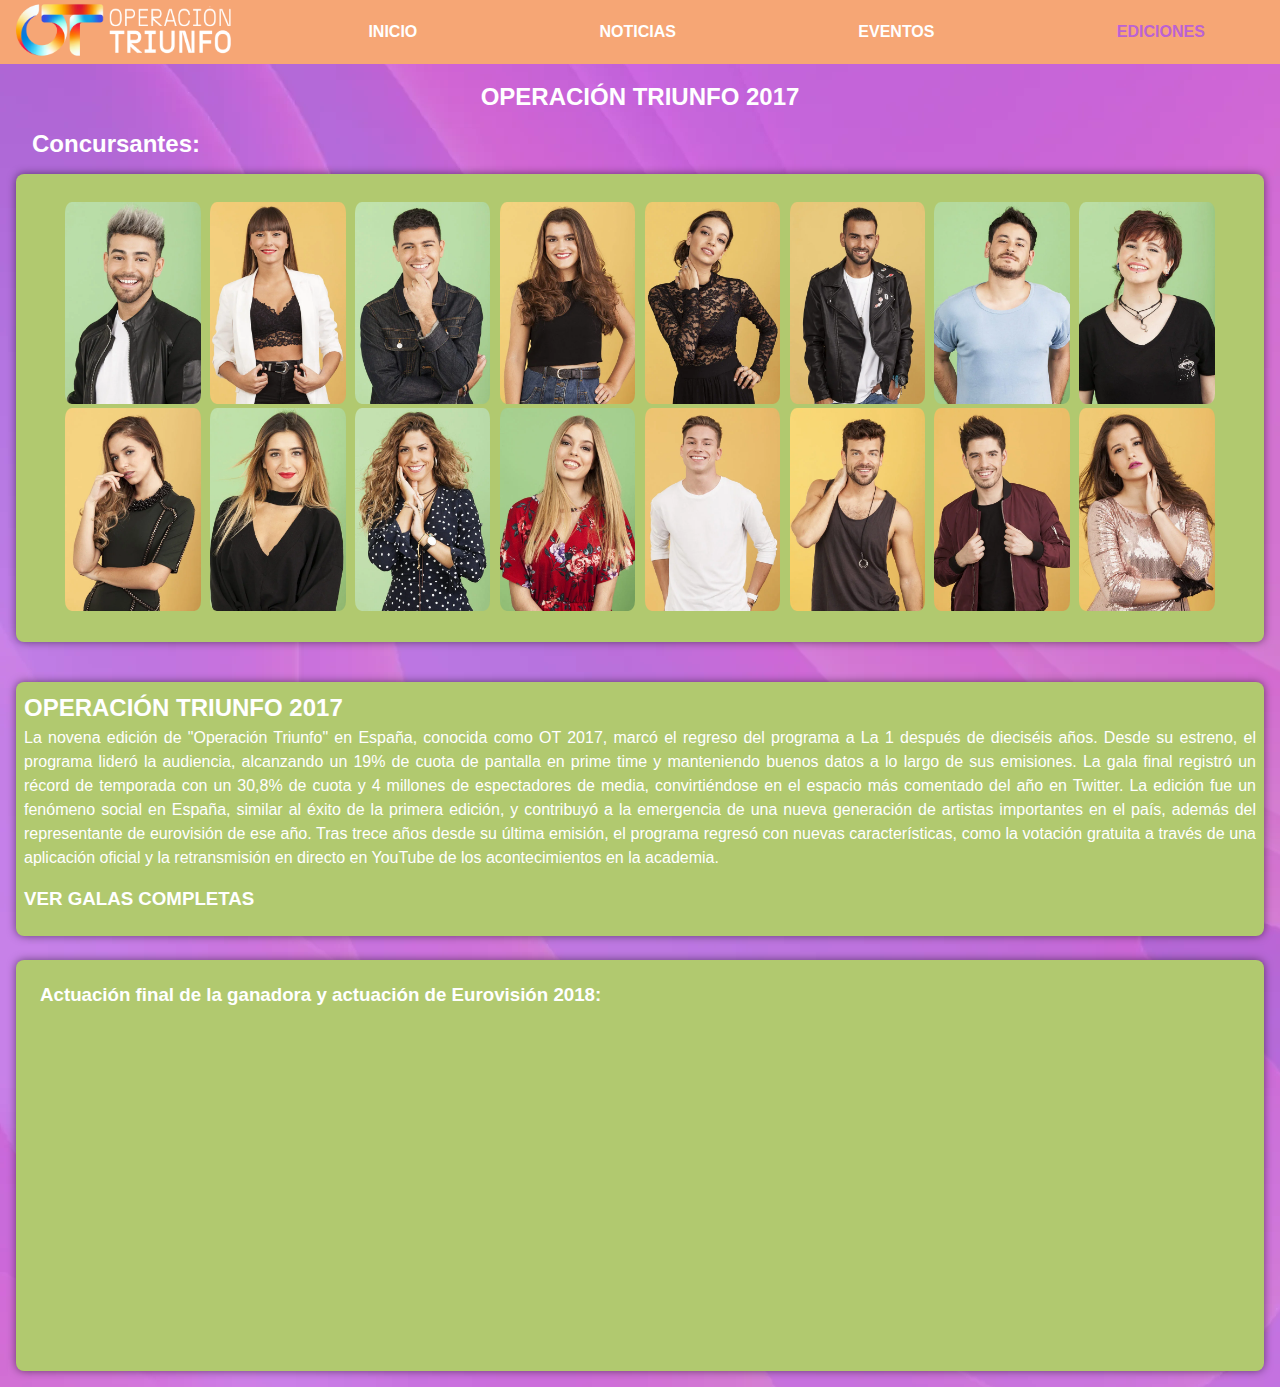
<file: DIRECTOT/portfolio/ediciones/OT2017.html>
<!DOCTYPE html>
<html lang="es">
<head>
    <meta charset="UTF-8">
    <meta name="viewport" content="width=device-width, initial-scale=1.0">
    <title>DirectOT - OT2017</title>
    <link rel="icon" href="../../img/icon.webp">
    <link rel="stylesheet" type="text/css" href="../../css/css.css">
</head>
<body>
    <header>
        
        <nav class="menu">
            <ul>
                <li class="logo"><img src="../../img/otlogo.webp" alt="Logo de Operación Triunfo"></li>
                <li class="opcionMenu"><a href="#inicio" >INICIO</a>
                    <ul class="submenu">
                        <li><a href="../../index.html">Inicio</a></li>
                        <li><a href="../historia.html">Historia</a></li>
                        <li><a href="../equipo.html">Equipo</a></li>
                    </ul>
                </li>
                <li class="opcionMenu"><a href="../noticias.html">NOTICIAS</a></li>
                <li class="opcionMenu"><a href="../eventos.html">EVENTOS</a></li>
                <li class="opcionMenu"><a href="#ediciones" id="activoNav">EDICIONES</a>
                    <ul class="submenu">
                        <li><a href="./OT2023.html">OT2023</a></li>
                        <li><a href="./OT2020.html">OT2020</a></li>
                        <li><a href="./OT2018.html">OT2018</a></li>
                        <li><a href="#ot2017" id="activo">OT2017</a></li>
                    </ul>
                </li>
            </ul>
        </nav>
    </header>
    <main>
        <section>
            <h2 class="titulo">OPERACIÓN TRIUNFO 2017</h2>
            <h2 class="titulo4">Concursantes:</h2>
            <div class="contenido">
                <div class="concursantes">
                    <div class="concursante">
                        <img src="../../img/concursantes/2017/Agoney.webp" alt="Agoney">
                        <div class="info">
                            <h3>Agoney</h3>
                            <p>22 años</p>
                            <p>Santa Cruz de Tenerife</p>
                        </div>
                    </div>
                    <div class="concursante">
                        <img src="../../img/concursantes/2017/Aitana.webp" alt="Aitana">
                        <div class="info">
                            <h3>Aitana</h3>
                            <p>18 años</p>
                            <p>Sant Climent de Llobregat (Barcelona)</p>
                        </div>
                    </div>
                    <div class="concursante">
                        <img src="../../img/concursantes/2017/Alfred.webp" alt="Alfred García">
                        <div class="info">
                            <h3>Alfred García</h3>
                            <p>20 años</p>
                            <p>El Prat de Llobregat (Barcelona)</p>
                        </div>
                    </div>
                    <div class="concursante">
                        <img src="../../img/concursantes/2017/Amaia.webp" alt="Amaia">
                        <div class="info">
                            <h3>Amaia</h3>
                            <p>20 años</p>
                            <p>Pamplona (Navarra)</p>
                        </div>
                    </div>
                    <div class="concursante">
                        <img src="../../img/concursantes/2017/AnaWar.webp" alt="Ana Guerra">
                        <div class="info">
                            <h3>Ana Guerra</h3>
                            <p>23 años</p>
                            <p>Santa Cruz de Tenerife</p>
                        </div>
                    </div>
                    <div class="concursante">
                        <img src="../../img/concursantes/2017/JuanAntonio.webp" alt="Juan Antonio">
                        <div class="info">
                            <h3>Juan Antonio</h3>
                            <p>23 años</p>
                            <p>Bilbao</p>
                        </div>
                    </div>
                    <div class="concursante">
                        <img src="../../img/concursantes/2017/Cepeda.webp" alt="Cepeda">
                        <div class="info">
                            <h3>Cepeda</h3>
                            <p>28 años</p>
                            <p>Orense (Galicia)</p>
                        </div>
                    </div>
                    <div class="concursante">
                        <img src="../../img/concursantes/2017/Marina.webp" alt="Marina">
                        <div class="info">
                            <h3>Marina</h3>
                            <p>19 años</p>
                            <p>Sevilla</p>
                        </div>
                    </div>
                    <div class="concursante">
                        <img src="../../img/concursantes/2017/Mireya.webp" alt="Mireya Bravo">
                        <div class="info">
                            <h3>Mireya Bravo</h3>
                            <p>20 años</p>
                            <p>Málaga</p>
                        </div>
                    </div>
                    <div class="concursante">
                        <img src="../../img/concursantes/2017/Mimi.webp" alt="Mimi (Lola Índigo)">
                        <div class="info">
                            <h3>Mimi (Lola Índigo)</h3>
                            <p>25 años</p>
                            <p>Granada</p>
                        </div>
                    </div>
                    <div class="concursante">
                        <img src="../../img/concursantes/2017/Miriam.webp" alt="Miriam Rodriguez">
                        <div class="info">
                            <h3>Miriam Rodriguez</h3>
                            <p>21 años</p>
                            <p>Puentedeume (Galicia)</p>
                        </div>
                    </div>
                    <div class="concursante">
                        <img src="../../img/concursantes/2017/Nerea.webp" alt="Nerea">
                        <div class="info">
                            <h3>Nerea</h3>
                            <p>18 años</p>
                            <p>Barcelona</p>
                        </div>
                    </div>
                    <div class="concursante">
                        <img src="../../img/concursantes/2017/Raoul.webp" alt="Raoul">
                        <div class="info">
                            <h3>Raoul</h3>
                            <p>20 años</p>
                            <p>Barcelona</p>
                        </div>
                    </div>
                    <div class="concursante">
                        <img src="../../img/concursantes/2017/Ricky.webp" alt="Ricky Merino">
                        <div class="info">
                            <h3>Ricky Merino</h3>
                            <p>31 años</p>
                            <p>Palma de Mallorca</p>
                        </div>
                    </div>
                    <div class="concursante">
                        <img src="../../img/concursantes/2017/Roi.webp" alt="Roi Méndez">
                        <div class="info">
                            <h3>Roi Méndez</h3>
                            <p>24 años</p>
                            <p>Santiago de Compostela (Galicia)</p>
                        </div>
                    </div>
                    <div class="concursante">
                        <img src="../../img/concursantes/2017/Thalia.webp" alt="Thalía Garrido">
                        <div class="info">
                            <h3>Thalía Garrido</h3>
                            <p>18 años</p>
                            <p>Extremadura</p>
                        </div>
                    </div>
                </div> 
            </div>   
        </section>
        <section>
            <div class="contenido2">
                <div class="EdicionesInfo">
                    <h2 class="parrafo">OPERACIÓN TRIUNFO 2017</h2>
                    <p class="parrafo">La novena edición de "Operación Triunfo" en España, conocida como OT 2017, marcó 
                        el regreso del programa a La 1 después de dieciséis años. Desde su estreno, el programa lideró 
                        la audiencia, alcanzando un 19% de cuota de pantalla en prime time y manteniendo buenos datos a 
                        lo largo de sus emisiones. La gala final registró un récord de temporada con un 30,8% de cuota y 
                        4 millones de espectadores de media, convirtiéndose en el espacio más comentado del año en 
                        Twitter.
                        
                        La edición fue un fenómeno social en España, similar al éxito de la primera edición, y contribuyó
                         a la emergencia de una nueva generación de artistas importantes en el país, además del representante
                         de eurovisión de ese año. Tras trece años desde su última emisión, el programa regresó con 
                         nuevas características, como la votación gratuita a través de una aplicación oficial y la 
                         retransmisión en directo en YouTube de los acontecimientos en la academia.
                        </p><br>
                    <h3><a href="https://youtu.be/zHDakeuIgt4?si=jhUJaHBdFnOONrzn" title="OTGALA0" class="galas" target="_blank">VER GALAS COMPLETAS</a></h3><br>
                </div>

                <div class="videos">
                    <h3 class="titulo2">Actuación final de la ganadora y actuación de Eurovisión 2018:</h3><br>
                    <iframe width="560" height="315" src="https://www.youtube.com/embed/2XGmZBacTDo?si=ZUjJ41Pnbzzt8wrd" title="Miedo - Amaia" allow="accelerometer; autoplay; clipboard-write; encrypted-media; gyroscope; picture-in-picture; web-share" allowfullscreen></iframe>
                    <iframe width="560" height="315" src="https://www.youtube.com/embed/28oMEFgSoyk?si=BTgva7yO87TbMWNU" title="Tu canción - Amaia y Alfred" allow="accelerometer; autoplay; clipboard-write; encrypted-media; gyroscope; picture-in-picture; web-share" allowfullscreen></iframe>
                </div>


            </div>
        </section>
    </main>
</body>
</html>
</file>
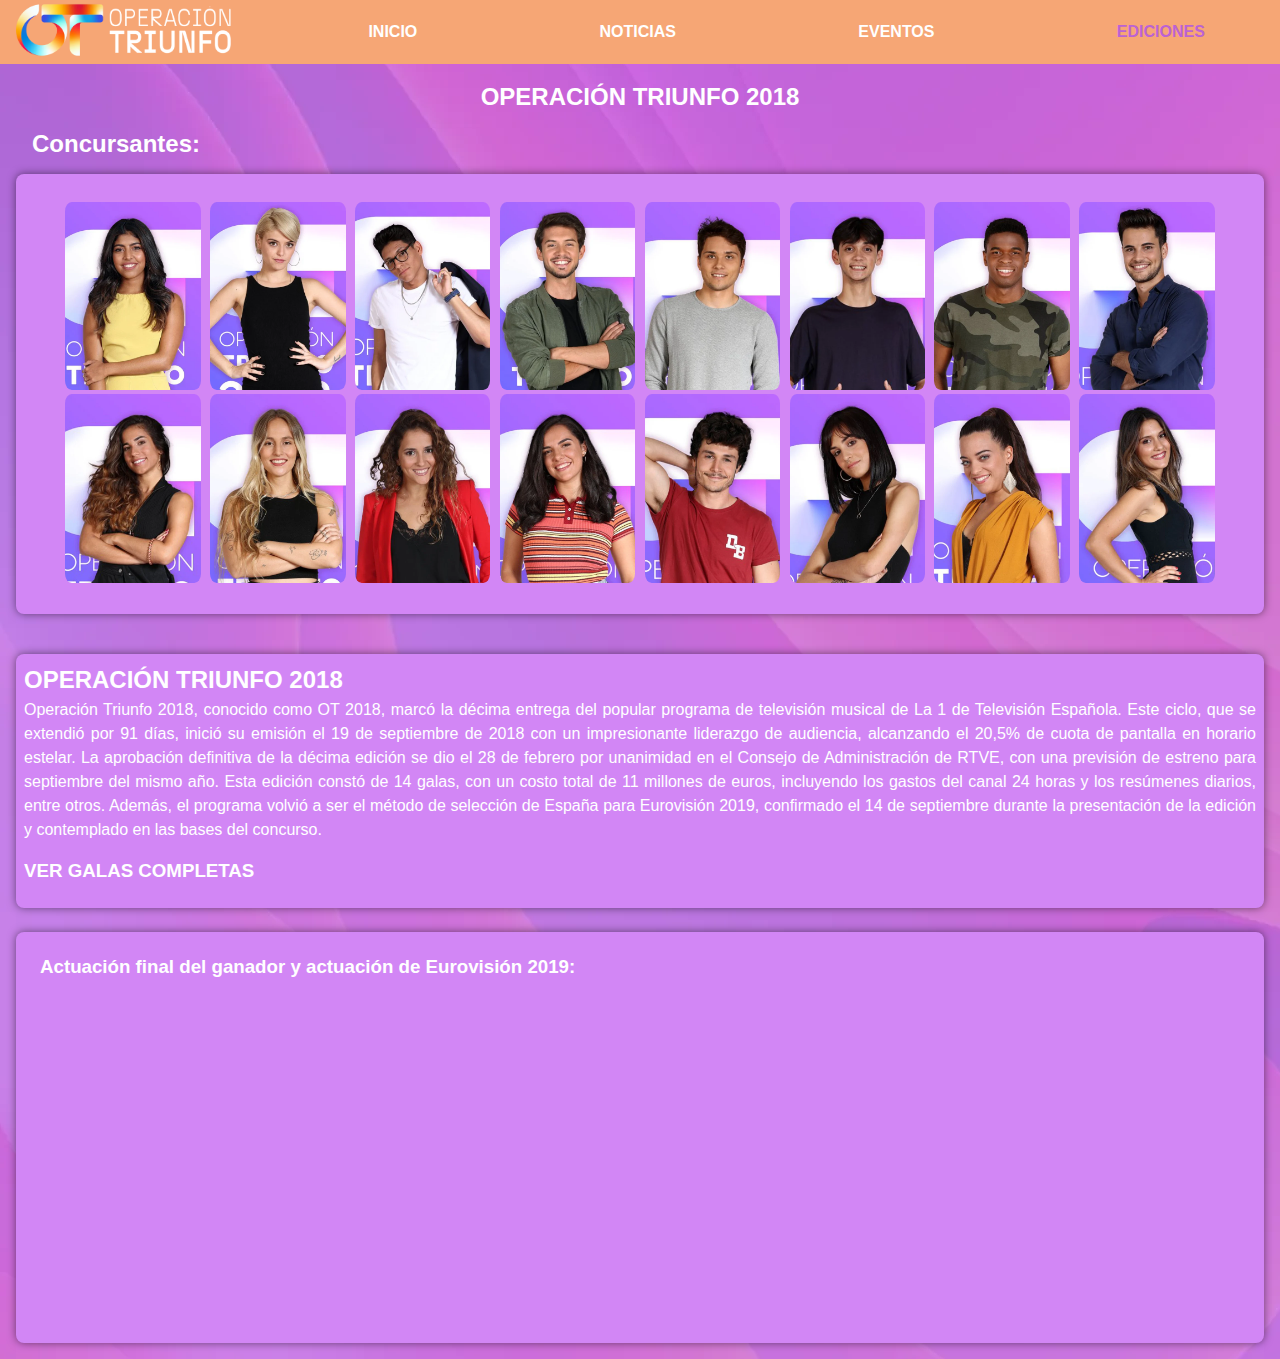
<file: DIRECTOT/portfolio/ediciones/OT2018.html>
<!DOCTYPE html>
<html lang="es">
<head>
    <meta charset="UTF-8">
    <meta name="viewport" content="width=device-width, initial-scale=1.0">
    <title>DirectOT - OT2018</title>
    <link rel="icon" href="../../img/icon.webp">
    <link rel="stylesheet" type="text/css" href="../../css/css.css">
</head>
<body>
    <header>
        
        <nav class="menu">
            <ul>
                <li class="logo"><img src="../../img/otlogo.webp" alt="Logo de Operación Triunfo"></li>
                <li class="opcionMenu"><a href="#inicio" >INICIO</a>
                    <ul class="submenu">
                        <li><a href="../../index.html">Inicio</a></li>
                        <li><a href="../historia.html">Historia</a></li>
                        <li><a href="../equipo.html">Equipo</a></li>
                    </ul>
                </li>
                <li class="opcionMenu"><a href="../noticias.html">NOTICIAS</a></li>
                <li class="opcionMenu"><a href="../eventos.html">EVENTOS</a></li>
                <li class="opcionMenu"><a href="#ediciones" id="activoNav">EDICIONES</a>
                    <ul class="submenu">
                        <li><a href="./OT2023.html">OT2023</a></li>
                        <li><a href="./OT2020.html">OT2020</a></li>
                        <li><a href="#ot2018" id="activo">OT2018</a></li>
                        <li><a href="./OT2017.html">OT2017</a></li>
                    </ul>
                </li>
            </ul>
        </nav>
    </header>
    <main>
        <section>
            <h2 class="titulo">OPERACIÓN TRIUNFO 2018</h2>
            <h2 class="titulo4">Concursantes:</h2>
            <div class="contenido"> 
                <div class="concursantes2">
                    <div class="concursante">
                        <img src="../../img/concursantes/2018/africa.webp" alt="África">
                        <div class="info">
                            <h3>ÁFRICA</h3>
                            <p>22 años</p>
                            <p>Madrid</p>
                        </div>
                    </div>
                    <div class="concursante">
                        <img src="../../img/concursantes/2018/alba.webp" alt="Alba">
                        <div class="info">
                            <h3>ALBA</h3>
                            <p>20 años</p>
                            <p>Elche</p>
                        </div>
                    </div>
                    <div class="concursante">
                        <img src="../../img/concursantes/2018/alfonso.webp" alt="Alfonso">
                        <div class="info">
                            <h3>Alfonso</h3>
                            <p>22 años</p>
                            <p>Madrid</p>
                        </div>
                    </div>
                    <div class="concursante">
                        <img src="../../img/concursantes/2018/carlos.webp" alt="Carlos Right">
                        <div class="info">
                            <h3>CARLOS RIGHT</h3>
                            <p>25 años</p>
                            <p>Esplugues de Llobregat (Barcelona)</p>
                        </div>
                    </div>
                    <div class="concursante">
                        <img src="../../img/concursantes/2018/damion.webp" alt="Damion">
                        <div class="info">
                            <h3>DAMION</h3>
                            <p>21 años</p>
                            <p>Adeje (Santa Cruz de Tenerife)</p>
                        </div>
                    </div>
                    <div class="concursante">
                        <img src="../../img/concursantes/2018/dave.webp" alt="Dave">
                        <div class="info">
                            <h3>DAVE</h3>
                            <p>20 años</p>
                            <p>Cádiz</p>
                        </div>
                    </div>
                    <div class="concursante">
                        <img src="../../img/concursantes/2018/famous.webp" alt="Famous">
                        <div class="info">
                            <h3>FAMOUS</h3>
                            <p>19 años</p>
                            <p>Bormujos (Sevilla)</p>
                        </div>
                    </div>
                    <div class="concursante">
                        <img src="../../img/concursantes/2018/joan.webp" alt="Joan Garrido">
                        <div class="info">
                            <h3>JOAN GARRIDO</h3>
                            <p>22 años</p>
                            <p>Palma de Mallorca (Baleares)</p>
                        </div>
                    </div>
                    <div class="concursante">
                        <img src="../../img/concursantes/2018/julia.webp" alt="Julia">
                        <div class="info">
                            <h3>JULIA</h3>
                            <p>23 años</p>
                            <p>Cádiz</p>
                        </div>
                    </div>
                    <div class="concursante">
                        <img src="../../img/concursantes/2018/maria.webp" alt="María">
                        <div class="info">
                            <h3>MARÍA</h3>
                            <p>26 años</p>
                            <p>Madrid</p>
                        </div>
                    </div>
                    <div class="concursante">
                        <img src="../../img/concursantes/2018/marilia.webp" alt="Marilia">
                        <div class="info">
                            <h3>MARILIA</h3>
                            <p>18 años</p>
                            <p>18 años, Gáldar (Las Palmas)</p>
                        </div>
                    </div>
                    <div class="concursante">
                        <img src="../../img/concursantes/2018/marta.webp" alt="Marta">
                        <div class="info">
                            <h3>MARTA</h3>
                            <p>18 años</p>
                            <p>Torre del Mar (Málaga)</p>
                        </div>
                    </div>
                    <div class="concursante">
                        <img src="../../img/concursantes/2018/miki.webp" alt="Miki">
                        <div class="info">
                            <h3>MIKI</h3>
                            <p>22 años</p>
                            <p>Terrassa (Barcelona)</p>
                        </div>
                    </div>
                    <div class="concursante">
                        <img src="../../img/concursantes/2018/natalia.webp" alt="Natalia">
                        <div class="info">
                            <h3>NATALIA</h3>
                            <p>19 años</p>
                            <p>Pamplona (Navarra)</p>
                        </div>
                    </div>
                    <div class="concursante">
                        <img src="../../img/concursantes/2018/noelia.webp" alt="Noelia">
                        <div class="info">
                            <h3>NOELIA</h3>
                            <p>22 años</p>
                            <p>Málaga</p>
                        </div>
                    </div>
                    <div class="concursante">
                        <img src="../../img/concursantes/2018/sabela.webp" alt="Sabela">
                        <div class="info">
                            <h3>SABELA</h3>
                            <p>24 años</p>
                            <p> As Pontes (A Coruña)</p>
                        </div>
                    </div>
                </div>
            </div>
        </section>
        <section>
            <div class="contenido2">
                <div class="EdicionesInfo2">
                    <h2 class="parrafo">OPERACIÓN TRIUNFO 2018</h2>
                    <p class="parrafo">Operación Triunfo 2018, conocido como OT 2018, marcó la décima entrega del popular 
                        programa de televisión musical de La 1 de Televisión Española. Este ciclo, que se extendió por 91 
                        días, inició su emisión el 19 de septiembre de 2018 con un impresionante liderazgo de audiencia, 
                        alcanzando el 20,5% de cuota de pantalla en horario estelar.
                        La aprobación definitiva de la décima edición se dio el 28 de febrero por unanimidad en el Consejo 
                        de Administración de RTVE, con una previsión de estreno para septiembre del mismo año. Esta edición 
                        constó de 14 galas, con un costo total de 11 millones de euros, incluyendo los gastos del canal 24 
                        horas y los resúmenes diarios, entre otros. Además, el programa volvió a ser el método de selección 
                        de España para Eurovisión 2019, confirmado el 14 de septiembre durante la presentación de la edición 
                        y contemplado en las bases del concurso.
                    </p><br>
                    <h3><a href="https://www.youtube.com/watch?v=pVjs9MAIt9k&ab_channel=Operaci%C3%B3nTriunfoOficial" title="OTGALA0" class="galas" target="_blank">VER GALAS COMPLETAS</a></h3><br>
                </div>

                <div class="videos2">
                    <h3 class="titulo2">Actuación final del ganador y actuación de Eurovisión 2019:</h3><br>
                    <iframe width="560" height="315" src="https://www.youtube.com/embed/hyHkB271nQg?si=mijsMvXp_uXJLWLj" title="And Im Telling You I'm Not Going - Famous" allow="accelerometer; autoplay; clipboard-write; encrypted-media; gyroscope; picture-in-picture; web-share" allowfullscreen></iframe>
                    <iframe width="560" height="315" src="https://www.youtube.com/embed/lWXuohnM14U?si=7pz7P64VJrFnXMbQ" title="La Venda - Miki" allow="accelerometer; autoplay; clipboard-write; encrypted-media; gyroscope; picture-in-picture; web-share" allowfullscreen></iframe>
                </div>


            </div>
        </section>
    </main>
</body>
</html>
</file>
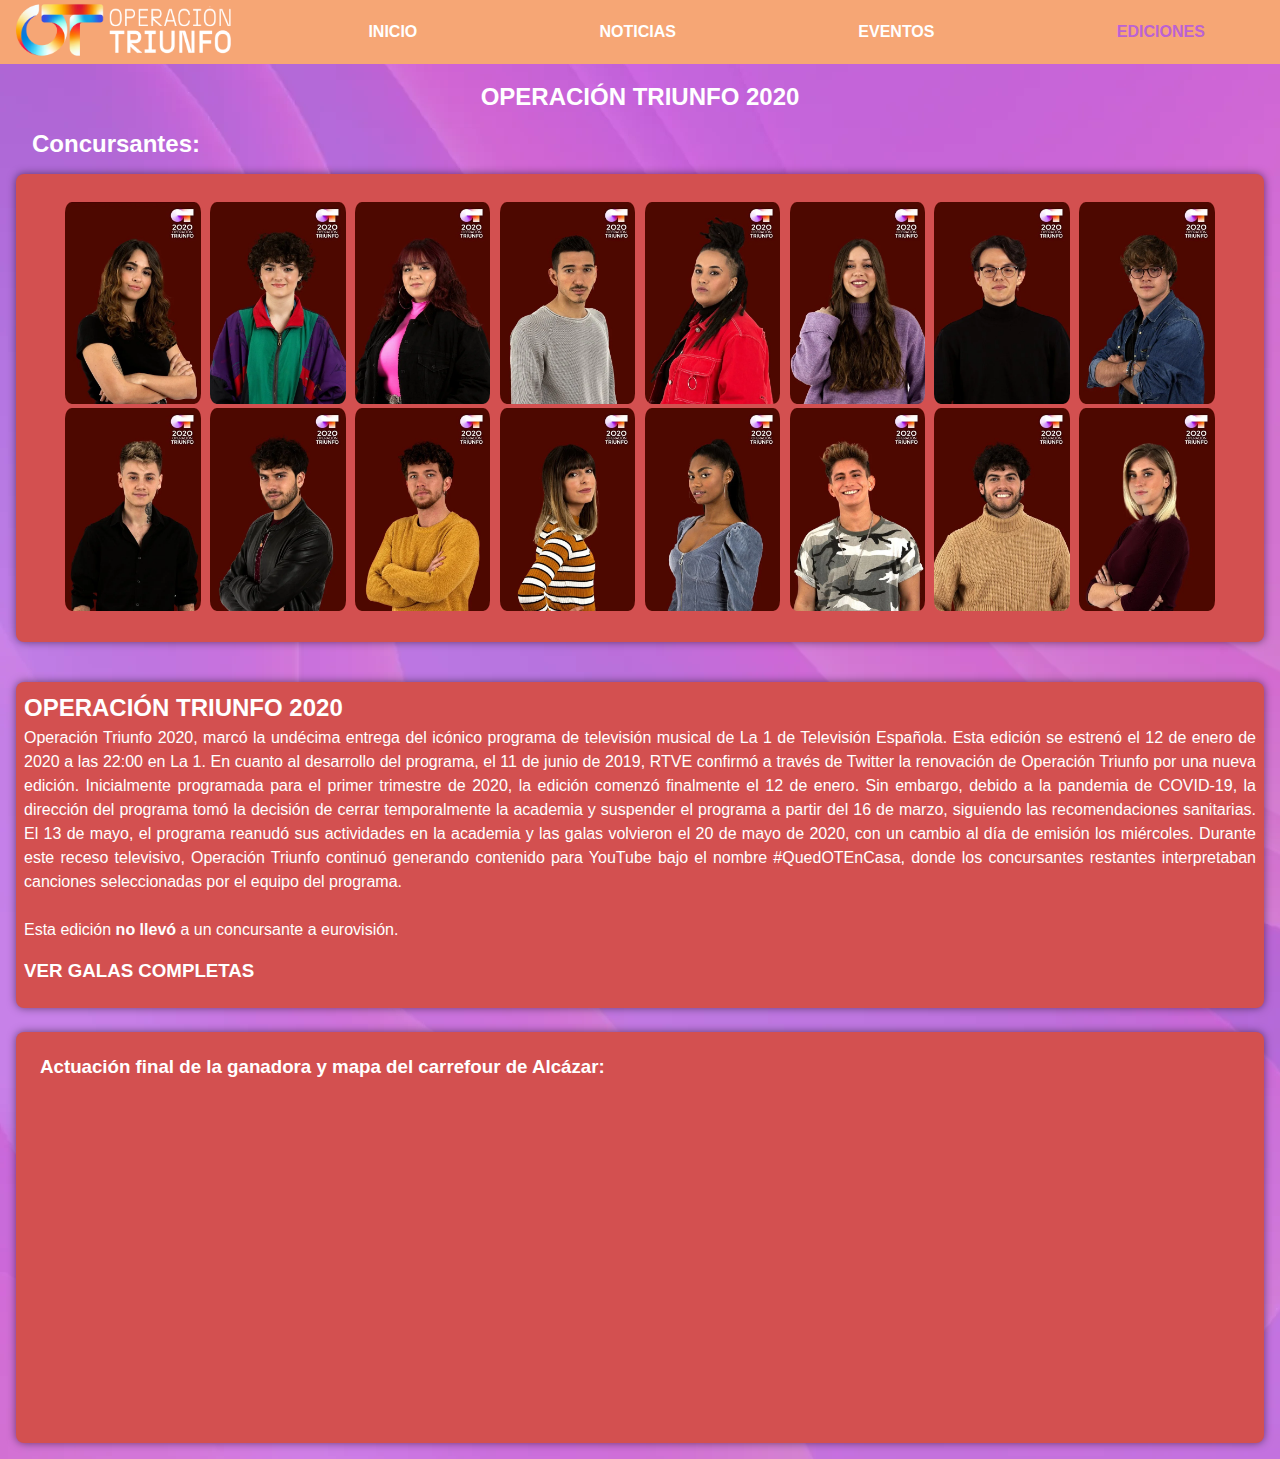
<file: DIRECTOT/portfolio/ediciones/OT2020.html>
<!DOCTYPE html>
<html lang="es">
<head>
    <meta charset="UTF-8">
    <meta name="viewport" content="width=device-width, initial-scale=1.0">
    <title>DirectOT - OT2020</title>
    <link rel="icon" href="../../img/icon.webp">
    <link rel="stylesheet" type="text/css" href="../../css/css.css">
</head>
<body>
    <header>
        
        <nav class="menu">
            <ul>
                <li class="logo"><img src="../../img/otlogo.webp" alt="Logo de Operación Triunfo"></li>
                <li class="opcionMenu"><a href="#inicio" >INICIO</a>
                    <ul class="submenu">
                        <li><a href="../../index.html">Inicio</a></li>
                        <li><a href="../historia.html">Historia</a></li>
                        <li><a href="../equipo.html">Equipo</a></li>
                    </ul>
                </li>
                <li class="opcionMenu"><a href="../noticias.html">NOTICIAS</a></li>
                <li class="opcionMenu"><a href="../eventos.html">EVENTOS</a></li>
                <li class="opcionMenu"><a href="#ediciones" id="activoNav">EDICIONES</a>
                    <ul class="submenu">
                        <li><a href="./OT2023.html">OT2023</a></li>
                        <li><a href="#ot2020" id="activo">OT2020</a></li>
                        <li><a href="./OT2018.html">OT2018</a></li>
                        <li><a href="./OT2017.html">OT2017</a></li>
                    </ul>
                </li>
            </ul>
        </nav>
    </header>
    <main>
        <section>
            <h2 class="titulo">OPERACIÓN TRIUNFO 2020</h2>
            <h2 class="titulo4">Concursantes:</h2>
            <div class="contenido">
                <div class="concursantes3">
                    <div class="concursante">
                        <img src="../../img/concursantes/2020/anaju.webp" alt="Anajú">
                        <div class="info">
                            <h3>Anajú</h3>
                            <p>25 años</p>
                            <p>Alcañiz (Teruel)</p>
                        </div>
                    </div>
                    <div class="concursante">
                        <img src="../../img/concursantes/2020/anne.webp" alt="Anne">
                        <div class="info">
                            <h3>Anne</h3>
                            <p>18 años</p>
                            <p>Pamplona (Navarra)</p>
                        </div>
                    </div>
                    <div class="concursante">
                        <img src="../../img/concursantes/2020/ariadna.webp" alt="Ariadna">
                        <div class="info">
                            <h3>Ariadna</h3>
                            <p>18 años</p>
                            <p>Joan Despí (Barcelona)</p>
                        </div>
                    </div>
                    <div class="concursante">
                        <img src="../../img/concursantes/2020/bruno.webp" alt="Bruno">
                        <div class="info">
                            <h3>Bruno</h3>
                            <p>25 años</p>
                            <p>Madrid</p>
                        </div>
                    </div>
                    <div class="concursante">
                        <img src="../../img/concursantes/2020/eli.webp" alt="Eli">
                        <div class="info">
                            <h3>Eli</h3>
                            <p>19 años</p>
                            <p>Palmas de Gran Canaria</p>
                        </div>
                    </div>
                    <div class="concursante">
                        <img src="../../img/concursantes/2020/eva.webp" alt="Eva">
                        <div class="info">
                            <h3>Eva</h3>
                            <p>19 años</p>
                            <p>A Coruña</p>
                        </div>
                    </div>
                    <div class="concursante">
                        <img src="../../img/concursantes/2020/flavio.webp" alt="Flavio">
                        <div class="info">
                            <h3>Flavio</h3>
                            <p>19 años</p>
                            <p>Murcia</p>
                        </div>
                    </div>
                    <div class="concursante">
                        <img src="../../img/concursantes/2020/gerard.webp" alt="Gèrard">
                        <div class="info">
                            <h3>Gèrard</h3>
                            <p>20 años</p>
                            <p>Sevilla</p>
                        </div>
                    </div>
                    <div class="concursante">
                        <img src="../../img/concursantes/2020/hugo.webp" alt="Hugo">
                        <div class="info">
                            <h3>Hugo Cobo</h3>
                            <p>20 años</p>
                            <p>Córdoba</p>
                        </div>
                    </div>
                    <div class="concursante">
                        <img src="../../img/concursantes/2020/javy.webp" alt="Javy">
                        <div class="info">
                            <h3>Javy</h3>
                            <p>21 años</p>
                            <p>Cádiz</p>
                        </div>
                    </div>
                    <div class="concursante">
                        <img src="../../img/concursantes/2020/jesus.webp" alt="Jesus">
                        <div class="info">
                            <h3>Jesus</h3>
                            <p>24 años</p>
                            <p>Cádiz</p>
                        </div>
                    </div>
                    <div class="concursante">
                        <img src="../../img/concursantes/2020/maialen.webp" alt="Maialen">
                        <div class="info">
                            <h3>Maialen</h3>
                            <p>25 años</p>
                            <p>Pamplona (Navarra)</p>
                        </div>
                    </div>
                    <div class="concursante">
                        <img src="../../img/concursantes/2020/nia.webp" alt="Nia">
                        <div class="info">
                            <h3>Nia</h3>
                            <p>26 años</p>
                            <p>Palmas de Gran Canaria</p>
                        </div>
                    </div>
                    <div class="concursante">
                        <img src="../../img/concursantes/2020/nick.webp" alt="Nick">
                        <div class="info">
                            <h3>Nick</h3>
                            <p>19 años</p>
                            <p>Barcelona</p>
                        </div>
                    </div>
                    <div class="concursante">
                        <img src="../../img/concursantes/2020/rafa.webp" alt="Rafa">
                        <div class="info">
                            <h3>Rafa</h3>
                            <p>23 años</p>
                            <p>Córdoba</p>
                        </div>
                    </div>
                    <div class="concursante">
                        <img src="../../img/concursantes/2020/samantha.webp" alt="Samantha">
                        <div class="info">
                            <h3>Samantha</h3>
                            <p>25 años</p>
                            <p>Alicante</p>
                        </div>
                    </div>
                </div>                
            </div>
        </section>
        <section>
            <div class="contenido2">
                <div class="EdicionesInfo3">
                    <h2 class="parrafo">OPERACIÓN TRIUNFO 2020</h2>
                    <p class="parrafo">Operación Triunfo 2020, marcó la undécima entrega 
                        del icónico programa de televisión musical de La 1 de Televisión Española. Esta edición se 
                        estrenó el 12 de enero de 2020 a las 22:00 en La 1.

                        En cuanto al desarrollo del programa, el 11 de junio de 2019, RTVE confirmó a través de Twitter 
                        la renovación de Operación Triunfo por una nueva edición. Inicialmente programada para el primer 
                        trimestre de 2020, la edición comenzó finalmente el 12 de enero. Sin embargo, debido a la 
                        pandemia de COVID-19, la dirección del programa tomó la decisión de cerrar temporalmente la 
                        academia y suspender el programa a partir del 16 de marzo, siguiendo las recomendaciones 
                        sanitarias. El 13 de mayo, el programa reanudó sus actividades en la academia y las galas 
                        volvieron el 20 de mayo de 2020, con un cambio al día de emisión los miércoles. Durante este 
                        receso televisivo, Operación Triunfo continuó generando contenido para YouTube bajo el nombre 
                        #QuedOTEnCasa, donde los concursantes restantes interpretaban canciones seleccionadas por el 
                        equipo del programa.<br><br>
                    
                        Esta edición <span class="negrita">no llevó</span> a un concursante a eurovisión.</p><br>
                    <h3><a href="https://www.youtube.com/watch?v=8zKO8EcR1gI&ab_channel=Operaci%C3%B3nTriunfoOficial" title="OTGALA0" class="galas" target="_blank">VER GALAS COMPLETAS</a></h3><br>
                </div>

                <div class="videos3">
                    <h3 class="titulo2">Actuación final de la ganadora y mapa del carrefour de Alcázar:</h3><br>
                    <iframe width="560" height="315" src="https://www.youtube.com/embed/WBIP7asM_hQ?si=QQuo1JTvOCL5to1e" title="8 Maravillas - Nia" allow="accelerometer; autoplay; clipboard-write; encrypted-media; gyroscope; picture-in-picture; web-share" allowfullscreen></iframe>
                    <iframe width="560" height="315" src="https://www.google.com/maps/embed?pb=!1m18!1m12!1m3!1d3083.6925989400424!2d-3.2364783999999993!3d39.38583419999999!2m3!1f0!2f0!3f0!3m2!1i1024!2i768!4f13.1!3m3!1m2!1s0xd69af1d0fb779d7%3A0xe8609c5e432b1364!2sCarrefour!5e0!3m2!1ses!2ses!4v1710158128111!5m2!1ses!2ses" title="Mapa Carrefour" allow="accelerometer; autoplay; clipboard-write; encrypted-media; gyroscope; picture-in-picture; web-share" allowfullscreen></iframe>
                </div>
            </div>
        </section>
    </main>
</body>
</html>
</file>
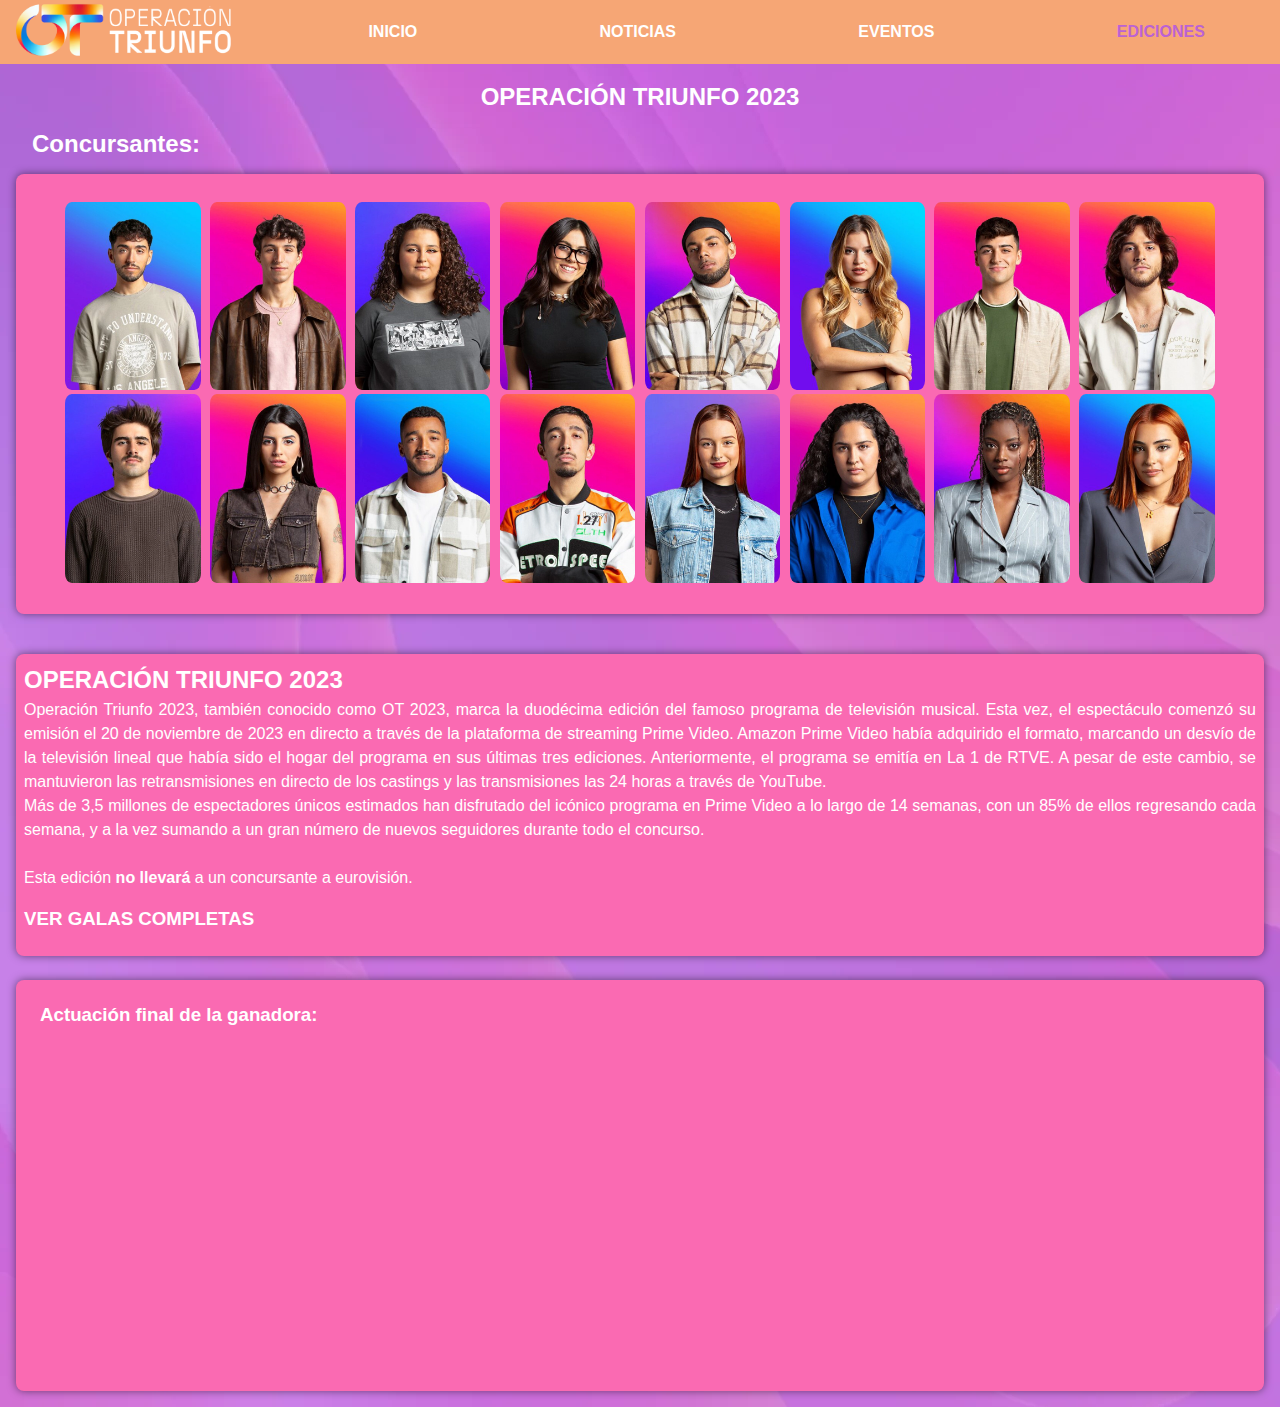
<file: DIRECTOT/portfolio/ediciones/OT2023.html>
<!DOCTYPE html>
<html lang="es">
<head>
    <meta charset="UTF-8">
    <meta name="viewport" content="width=device-width, initial-scale=1.0">
    <title>DirectOT - OT2023</title>
    <link rel="icon" href="../../img/icon.webp">
    <link rel="stylesheet" type="text/css" href="../../css/css.css">
</head>
<body>
    <header>
        
        <nav class="menu">
            <ul>
                <li class="logo"><img src="../../img/otlogo.webp" alt="Logo de Operación Triunfo"></li>
                <li class="opcionMenu"><a href="#inicio" >INICIO</a>
                    <ul class="submenu">
                        <li><a href="../../index.html">Inicio</a></li>
                        <li><a href="../historia.html">Historia</a></li>
                        <li><a href="../equipo.html">Equipo</a></li>
                    </ul>
                </li>
                <li class="opcionMenu"><a href="../noticias.html">NOTICIAS</a></li>
                <li class="opcionMenu"><a href="../eventos.html">EVENTOS</a></li>
                <li class="opcionMenu"><a href="#ediciones" id="activoNav">EDICIONES</a>
                    <ul class="submenu">
                        <li><a href="#ot2023" id="activo">OT2023</a></li>
                        <li><a href="./OT2020.html">OT2020</a></li>
                        <li><a href="./OT2018.html">OT2018</a></li>
                        <li><a href="./OT2017.html">OT2017</a></li>
                    </ul>
                </li>
            </ul>
        </nav>
    </header>
    <main>
        <section>
            <h2 class="titulo">OPERACIÓN TRIUNFO 2023</h2>
            <h2 class="titulo4">Concursantes:</h2>
            <div class="contenido">
                <div class="concursantes4">
                    <div class="concursante">
                        <img src="../../img/concursantes/2023/alex.webp" alt="Alex Márquez">
                        <div class="info">
                            <h3>Alex Márquez</h3>
                            <p>25 años</p>
                            <p>Córdoba</p>
                        </div>
                    </div>
                    <div class="concursante">
                        <img src="../../img/concursantes/2023/alvaromayo.webp" alt="Álvaro Mayo">
                        <div class="info">
                            <h3>Álvaro Mayo</h3>
                            <p>21 años</p>
                            <p>Sevilla</p>
                        </div>
                    </div>
                    <div class="concursante">
                        <img src="../../img/concursantes/2023/bea.webp" alt="Bea">
                        <div class="info">
                            <h3>Bea</h3>
                            <p>19 años</p>
                            <p>Madrid</p>
                        </div>
                    </div>
                    <div class="concursante">
                        <img src="../../img/concursantes/2023/kiki.webp" alt="Chiara">
                        <div class="info">
                            <h3>Chiara</h3>
                            <p>19 años</p>
                            <p>Baleares</p>
                        </div>
                    </div>
                    <div class="concursante">
                        <img src="../../img/concursantes/2023/cris.webp" alt="Cris">
                        <div class="info">
                            <h3>Cris</h3>
                            <p>24 años</p>
                            <p>Santa Cruz de Tenerife</p>
                        </div>
                    </div>
                    <div class="concursante">
                        <img src="../../img/concursantes/2023/denna.webp" alt="Denna">
                        <div class="info">
                            <h3>Denna</h3>
                            <p>22 años</p>
                            <p>Granada</p>
                        </div>
                    </div>
                    <div class="concursante">
                        <img src="../../img/concursantes/2023/juanjo.webp" alt="Juanjo">
                        <div class="info">
                            <h3>Juanjo</h3>
                            <p>20 años</p>
                            <p>Zaragoza</p>
                        </div>
                    </div>
                    <div class="concursante">
                        <img src="../../img/concursantes/2023/lucas.webp" alt="Lucas">
                        <div class="info">
                            <h3>Lucas</h3>
                            <p>23 años</p>
                            <p>Montevideo (Uruguay)</p>
                        </div>
                    </div>
                    <div class="concursante">
                        <img src="../../img/concursantes/2023/martin.webp" alt="Martin">
                        <div class="info">
                            <h3>Martin</h3>
                            <p>18 años</p>
                            <p>Bizkaia</p>
                        </div>
                    </div>
                    <div class="concursante">
                        <img src="../../img/concursantes/2023/naiara.webp" alt="Naiara">
                        <div class="info">
                            <h3>Naiara</h3>
                            <p>26 años</p>
                            <p>Zaragoza</p>
                        </div>
                    </div>
                    <div class="concursante">
                        <img src="../../img/concursantes/2023/omar.webp" alt="Omar">
                        <div class="info">
                            <h3>Omar</h3>
                            <p>26 años</p>
                            <p>Guadalajara</p>
                        </div>
                    </div>
                    <div class="concursante">
                        <img src="../../img/concursantes/2023/paul.webp" alt="Paul Thin">
                        <div class="info">
                            <h3>Paul Thin</h3>
                            <p>21 años</p>
                            <p>Granada</p>
                        </div>
                    </div>
                    <div class="concursante">
                        <img src="../../img/concursantes/2023/ruslana.webp" alt="Ruslana">
                        <div class="info">
                            <h3>Ruslana</h3>
                            <p>18 años</p>
                            <p>Madrid</p>
                        </div>
                    </div>
                    <div class="concursante">
                        <img src="../../img/concursantes/2023/salma.webp" alt="Salma">
                        <div class="info">
                            <h3>Salma</h3>
                            <p>21 años</p>
                            <p>Málaga</p>
                        </div>
                    </div>
                    <div class="concursante">
                        <img src="../../img/concursantes/2023/suzete.webp" alt="Suzete">
                        <div class="info">
                            <h3>Suzete</h3>
                            <p>22 años</p>
                            <p>Santa Cruz de Tenerife</p>
                        </div>
                    </div>
                    <div class="concursante">
                        <img src="../../img/concursantes/2023/violeta.webp" alt="Violeta">
                        <div class="info">
                            <h3>Violeta</h3>
                            <p>22 años</p>
                            <p>Granada</p>
                        </div>
                    </div>
                </div>                
            </div>
        </section>
        <section>
            <div class="contenido2">
                <div class="EdicionesInfo4">
                    <h2 class="parrafo">OPERACIÓN TRIUNFO 2023</h2>
                    <p class="parrafo">Operación Triunfo 2023, también conocido como OT 2023, marca la duodécima edición 
                        del famoso programa de televisión musical. Esta vez, el espectáculo comenzó su emisión el 20 de 
                        noviembre de 2023 en directo a través de la plataforma de streaming Prime Video.
                        Amazon Prime Video había adquirido el formato, marcando un desvío de la televisión lineal que 
                        había sido el hogar del programa en sus últimas tres ediciones. Anteriormente, el programa se 
                        emitía en La 1 de RTVE. A pesar de este cambio, se mantuvieron las retransmisiones en directo de 
                        los castings y las transmisiones las 24 horas a través de YouTube.<br>
                        Más de 3,5 millones de espectadores únicos estimados han disfrutado del icónico programa en Prime 
                        Video a lo largo de 14 semanas, con un 85% de ellos regresando cada semana, y a la vez sumando a 
                        un gran número de nuevos seguidores durante todo el concurso.<br><br>

                        Esta edición <span class="negrita">no llevará</span> a un concursante a eurovisión.</p><br>
                    <h3><a href="https://www.primevideo.com/-/es/tournament/amzn1.dv.icid.3a1e30f1-c804-43d7-9c5d-7392119d88c2/ref=atv_sr_fle_c_Tn74RA_1_1_1?sr=1-1&pageTypeIdSource=ASIN&pageTypeId=B07WFHCJDV&qid=1710044452802" title="OT - Prime Video" class="galas" target="_blank">VER GALAS COMPLETAS</a></h3><br>
                </div>
                <div class="videos4">
                    <h3 class="titulo2">Actuación final de la ganadora:</h3><br>
                    <iframe width="560" height="315" src="https://www.youtube.com/embed/HrHGcNPRU9s?si=c9h5R1rEYbtD3hiJ" title="Sobreviviré - Naiara" allow="accelerometer; autoplay; clipboard-write; encrypted-media; gyroscope; picture-in-picture; web-share" allowfullscreen></iframe>
                </div>
            </div>
        </section>
    </main>
</body>
</html>
</file>
<file: DIRECTOT/css/css.css>
:root {
    /* COLORES DE LA PÁGINA */
    --colorFondoMenu: #F6A675;
    --colorFondoSubmenu: #75c6e0;
    --colorBordeSubmenu: #ffffff;
    --bordeLetraSubmenu: #BB62D4;
    --fondoClaro: #f09862;
    --fuenteLetra: Arial, Helvetica, sans-serif;
    --colorLetraNav: white;
    --colorLetra: white;
    --colorLetraHoverNav: #d286f5;
    --colorFondoPagina: #BB62D4;
    --colorActivoNav: #BB62D4;
    --colorBloqueIzq: #ee865e;
    --colorBloqueDer: #75c6e0;
    --colorBloqueInicio: #75c6e0;
    --colorBloqueEquipoInfo: #ca92ff;
    --colorBloqueEquipo: #ee865e;
    --colorBloqueEquipo2: #75c6e0;
    --colorBloqueNoticias: #ca92ff;
    --colorBloqueEvento: #75c6e0;
    --colorBoton: #358ce9;
    --botonHover: #0056b3;
    --colorAlertaEntradas: #0058b6;
    --colorBloqueConcursantes: #b1c96f;
    --colorBloqueConcursantes2: #d286f5;
    --colorBloqueConcursantes3: #d35050;
    --colorBloqueConcursantes4: #fa6ab2;
    --colorCampoForm: #d7b1fa;
    --colorLetraForm: #993bb3;
}

/* Global */

* {
    margin: 0; 
    padding: 0;
    box-sizing: border-box; /* Hace que el modelo de caja incluya el relleno y el borde */
    font-family: var(--fuenteLetra);
}

/* Barra de navegación */

.menu ul {
    display: flex; /* Usa un diseño de caja flexible */
    background: var(--colorFondoMenu);
    justify-content: space-between; /* Distribuye los elementos de manera uniforme */
    align-items: center; /* Centra verticalmente los elementos */
    height: 4rem;
    width: 100%;
    padding: 0 0.7rem;
}

.logo {
    padding: 0;
    list-style-type: none; 
}

.logo img {
    height: 4rem; 
    width: auto; 
}

.opcionMenu {
    padding: 4rem;
    list-style-type: none; /* Elimina la viñeta de la lista */
    position: relative; /* Posición relativa para elementos secundarios */
} 

.opcionMenu a {
    text-align: center; 
    text-decoration: none;
    font-weight: bold;
    color: var(--colorLetraNav);
    transition: color 0.6s ease; /* Efecto de transición suave para el cambio de color */
}

.opcionMenu a:hover {
    color: var(--colorLetraHoverNav);
    transition: color 0.6s ease;
}

#activoNav{
    color: var(--colorActivoNav);
}

/* Submenu */

.menu ul ul {
    display: none; /* Oculta el submenú por defecto */
    position: absolute; /* Posición absoluta para ubicar el submenú */
    top: 60%;
    left: 25%;
    background: var(--colorFondoSubmenu);
    border-top: 0.2rem solid var(--colorBordeSubmenu);
    border-radius: 0 0 0.5rem 0.5rem; /* Añade esquinas redondeadas */
    box-shadow: 0 0.3rem 0.5rem rgba(0, 0, 0, 0.2); /* Agrega una sombra al submenú */
    height: auto; 
    width: 50%;
    z-index: 1; /* Establece la superposición del submenú */
}

.opcionMenu:hover .submenu {
    display: block; /* Muestra el submenú */
}

.submenu li {
    padding: 0.5rem;
    list-style-type: none;
}

.submenu li a {
    color: var(--colorLetraNav);
    text-decoration: none;
    display: block; /* Convierte los elementos de lista en bloques */
    transition: color 0.6s ease;
}

.submenu li a:hover {
    color: var(--colorLetraHoverNav);
}

#activo{
    color: var(--colorActivoNav);
}

/* Página */

body {
    background-image: url(../img/fondo.webp);
}

.negritaCentrado {
    font-weight: bold;
    text-align: center; 
}

.negrita {
    font-weight: bold;
}

.contenido {
    display: flex;
    margin: 1rem;
}

.contenido2 {
    margin: 1rem;
}


.parrafo {
    color: var(--colorLetra);
    line-height: 1.5; /* Establece la altura de línea del párrafo */
    text-align: justify; /* Justifica el texto */
}

.parrafo2 {
    color: var(--colorLetra);
    line-height: 2;
    text-align: justify;
}

.animacion {
    animation: aparecerDesdeAbajo2 1s ease-out forwards;
}

/* INICIO */

.titulo, .subtitulo {
    text-align: center; 
    margin: 1.2rem auto;     
    color: var(--colorLetra);
}

.titulo {
    font-weight: bold;    
}

#imagenesInicio {
    display: flex;
    flex-direction: column; /* Establece la dirección de la columna */
    align-items: center; 
}

.cartel{
    width: 55rem;
    display: block; /* Muestra el cartel como bloque */
    margin: 1.5rem auto;
    border-radius: 0.5rem;
    box-shadow: 0 0 0.5rem rgba(0, 0, 0, 0.3);
    animation: aparecerDesdeAbajo 1s ease-out forwards;
}

.flecha{
    height: 2.5rem;
    width: 6rem;
    animation: aparecerDesdeAbajo2 1s ease-out forwards;
}

.textoInicio {
    color: var(--colorLetra);
    margin: 2rem;  
    text-align: justify;
    animation: aparecerDesdeAbajo 1s ease-out forwards;
}

.divInicio {
    padding: 1.5rem;
    background-color: var(--colorBloqueInicio);
    border-radius: 0.5rem;
    box-shadow: 0 0 0.5rem rgba(0, 0, 0, 0.5);
    animation: aparecerDesdeAbajo 0.9s ease-out forwards;
}

/* HISTORIA */

.titulo2 {
    font-weight: bold; 
    color: var(--colorLetra);
    margin-bottom: 0.2rem;
}

.historiaIzquierdo {
    flex: 2.3;
    padding: 1.5rem;
    background-color: var(--colorBloqueIzq);
    border-radius: 0.5rem;
    box-shadow: 0 0 0.5rem rgba(0, 0, 0, 0.5);
    margin-right: 1.5rem; 
    text-align: justify;
    animation: aparecerDesdeAbajo3 1.2s ease-out forwards;
}

.historiaDerecho {
    flex: 0.7;
    padding: 1.5rem;
    background-color: var(--colorBloqueDer);
    border-radius: 0.5rem;
    box-shadow: 0 0 0.5rem rgba(0, 0, 0, 0.5);
    margin-left: 0.8rem;
    text-align: justify;
    animation: aparecerDesdeAbajo3 1.2s ease-out forwards;
}

.historiaDerecho img {
    width: 60%;
    height: auto;
    margin-top: 1rem;
    margin-left: auto;
    margin-right: auto;
    display: block;
}

/* TABLA HISTORIA */

.contenedorTabla {
    margin: 1.5rem;
    margin-left: 5rem;
}

.tablaHistoria {
    width: 100%;
    margin-top: 1.5rem; 
    font-size: 1em;
    border-radius: 0;
    overflow: hidden;
    animation: aparecerDesdeAbajo 1s ease-out forwards;
}

.tablaHistoria th {
    background-color: var(--fondoClaro);
    color: var(--colorLetra);
    font-weight: bold;
    padding: 0.5rem;
    text-align: left;
    border-bottom: 0.15rem solid var(--colorBordeSubmenu);
    text-align: center;
}

.tablaHistoria td {
    background-color: var(--colorBloqueDer);
    color: var(--colorLetra);
    padding: 0.6rem;
    border-bottom: 0.1rem solid var(--colorBordeSubmenu);
}

.tablaHistoria tr:last-child td {
    border-bottom: none;
}

/* EQUIPO */
.equipoInfo {
    padding: 1.7rem;
    background-color: var(--colorBloqueEquipoInfo);
    border-radius: 0.5rem;
    box-shadow: 0 0 0.5rem rgba(0, 0, 0, 0.5);;
    animation: aparecerDesdeAbajo 1s ease-out forwards; 
    text-align: justify;
}
.equipo {
    flex: 1.5;
    padding: 1.7rem;
    background-color: var(--colorBloqueEquipo);
    border-radius: 0.5rem;
    box-shadow: 0 0 0.5rem rgba(0, 0, 0, 0.5);
    margin-top: 0.5rem;
    margin-right: 1rem;
    animation: aparecerDesdeAbajo3 1s ease-out forwards;
}

.equipo2 {
    flex: 1.5;
    padding: 1.7rem;
    background-color: var(--colorBloqueEquipo2);
    border-radius: 0.5rem;
    box-shadow: 0 0 0.5rem rgba(0, 0, 0, 0.5);
    margin-top: 0.5rem;
    margin-left: 1rem;
    animation: aparecerDesdeAbajo3 1s ease-out forwards;
    text-align: justify;
}

.imgEquipo {
    width: 40%;
    display: block;
    margin: 0.9rem auto;
}

.titulo3 {
    color: var(--colorLetra);
    margin-bottom: 0.2rem;
    text-align: center;
}

/* NOTICIAS */

.noticia {
    padding: 1.5rem;
    background-color: var(--colorBloqueNoticias);
    border-radius: 0.5rem;
    box-shadow: 0 0 0.5rem rgba(0, 0, 0, 0.5);
    margin-bottom: 1rem;
    width: 100%;
    animation: aparecerDesdeAbajo 1.2s ease-out forwards; 
    text-align: justify;
}

.noticiaCont {
    display: flex;
    align-items: center;
    color: var(--colorLetra);
}

.noticia img {
    width: 20%;
    margin-right: 1.5rem;
    border-radius: 0.5rem;
}

/* EVENTOS */

.evento {
    padding: 1.5rem;
    background-color: var(--colorBloqueEvento);
    border-radius: 0.5rem;
    box-shadow: 0 0 0.5rem rgba(0, 0, 0, 0.5);
    margin-bottom: 1rem;
    width: 100%;
    animation: aparecerDesdeAbajo 1.2s ease-out forwards; 
    display: flex;
    align-items: center;
}

.fecha {
    width: 20%;
    margin-right: 1.5rem;
    flex: 1;
}

.dia {
    font-size: 2rem;
    font-weight: bold;
    margin-bottom: 0.3rem;
    margin-left: 20%;
    color: var(--colorLetra);
}

.mes {
    font-size: 1.2rem;
    color: var(--colorLetra)
}

.eventoCont {
    margin-right: 1.5rem;
    flex: 15; 
}

.infoEntradas {
    display: flex;
    flex-direction: column;
    align-items: flex-end;
}

.textoEntradas {
    color: var(--colorAlertaEntradas);
    font-size: 0.7rem;
    margin-bottom: 0.3rem;
    margin-right: 0.3rem;
}

.botonComprar {
    padding: 0.5rem 1.5rem;
    background-color: var(--colorBoton);
    color: var(--colorLetra);
    border: none;
    border-radius: 0.3rem;
    text-decoration: none;
    font-weight: bold;
    transition: background-color 0.3s ease;
}

.botonComprar:hover {
    background-color: var(--botonHover);
}

/* EDICIONES */

.concursantes {
    padding: 1.7rem;
    background-color: var(--colorBloqueConcursantes);
    border-radius: 0.5rem;
    box-shadow: 0 0 0.5rem rgba(0, 0, 0, 0.5);
    margin-bottom: 1.5rem;
    width: 85rem;
    animation: aparecerDesdeAbajo 1.2s ease-out forwards; 
    display: flex;
    flex-wrap: wrap;
    justify-content: center;

}

.concursantes2 {
    padding: 1.7rem;
    background-color: var(--colorBloqueConcursantes2);
    border-radius: 0.5rem;
    box-shadow: 0 0 0.5rem rgba(0, 0, 0, 0.5);
    margin-bottom: 1.5rem;
    width: 85rem;
    animation: aparecerDesdeAbajo 1.2s ease-out forwards; 
    display: flex;
    flex-wrap: wrap;
    justify-content: center;

}

.concursantes3 {
    padding: 1.7rem;
    background-color: var(--colorBloqueConcursantes3);
    border-radius: 0.5rem;
    box-shadow: 0 0 0.5rem rgba(0, 0, 0, 0.5);
    margin-bottom: 1.5rem;
    width: 85rem;
    animation: aparecerDesdeAbajo 1.2s ease-out forwards; 
    display: flex;
    flex-wrap: wrap;
    justify-content: center;

}

.concursantes4 {
    padding: 1.7rem;
    background-color: var(--colorBloqueConcursantes4);
    border-radius: 0.5rem;
    box-shadow: 0 0 0.5rem rgba(0, 0, 0, 0.5);
    margin-bottom: 1.5rem;
    width: 85rem;
    animation: aparecerDesdeAbajo 1.2s ease-out forwards; 
    display: flex;
    flex-wrap: wrap;
    justify-content: center;

}

.concursante {
    position: relative;
    width: calc(12% - 0.5rem); /* Ancho para contener exactamente 8 elementos -
    12% del añcho total - 0.5rem de espacio adicional */
    text-align: center;
    transition: transform 0.3s ease, filter 0.3s ease;
    margin: 0 0.3rem; /* Espacio entre las imágenes */
}

.concursante img {
    width: 100%;
    border-radius: 5%;
    transition: transform 0.3s ease;
}

.info {
    position: absolute;
    top: 50%;
    left: 50%;
    transform: translate(-50%, -50%); /* Centra el elemento completamente en el medio del contenedor */ 
    background-color: rgba(0, 0, 0, 0.4);
    padding: 0.5rem;
    border-radius: 0.3rem;
    color: var(--colorLetra);
    opacity: 0;
    pointer-events: none; /* Deshabilita las interacciones con el ratón */
    transition: opacity 0.3s ease;
}

.concursante:hover .info {
    opacity: 1;
}

.concursante:hover img {
    transform: scale(1.1); /* Amplia las dimensiones un 10% tanto de ancho como de alto */
    filter: brightness(80%); /* Reduce el brillo a la imagen */
}

.info h3 {
    margin-bottom: 0.3rem;
    font-size: 1rem;
}

.info p {
    font-size: 0.8rem;
    margin: 0.2rem 0;
}

.EdicionesInfo {
    margin-top: 0.5rem; /* Espacio entre el contenedor de concursantes y la información */
    padding: 0.5rem;
    background-color: var(--colorBloqueConcursantes);
    border-radius: 0.5rem;
    box-shadow: 0 0 0.5rem rgba(0, 0, 0, 0.5);
    animation: aparecerDesdeAbajo 1.2s ease-out forwards; 
}

.videos {
    margin-top: 1.5rem; /* Espacio entre la información y los videos */
    padding: 1.5rem;
    background-color: var(--colorBloqueConcursantes);
    border-radius: 0.5rem;
    box-shadow: 0 0 0.5rem rgba(0, 0, 0, 0.5);
    animation: aparecerDesdeAbajo 1.2s ease-out forwards; 
}

.EdicionesInfo2 {
    margin-top: 0.5rem; 
    padding: 0.5rem;
    background-color: var(--colorBloqueConcursantes2);
    border-radius: 0.5rem;
    box-shadow: 0 0 0.5rem rgba(0, 0, 0, 0.5);
    animation: aparecerDesdeAbajo 1.2s ease-out forwards; 
}

.videos2 {
    margin-top: 1.5rem;
    padding: 1.5rem;
    background-color: var(--colorBloqueConcursantes2);
    border-radius: 0.5rem;
    box-shadow: 0 0 0.5rem rgba(0, 0, 0, 0.5);
    animation: aparecerDesdeAbajo 1.2s ease-out forwards; 
}

.EdicionesInfo3 {
    margin-top: 0.5rem;
    padding: 0.5rem;
    background-color: var(--colorBloqueConcursantes3);
    border-radius: 0.5rem;
    box-shadow: 0 0 0.5rem rgba(0, 0, 0, 0.5);
    animation: aparecerDesdeAbajo 1.2s ease-out forwards; 
}

.videos3 {
    margin-top: 1.5rem;
    padding: 1.5rem;
    background-color: var(--colorBloqueConcursantes3);
    border-radius: 0.5rem;
    box-shadow: 0 0 0.5rem rgba(0, 0, 0, 0.5);
    animation: aparecerDesdeAbajo 1.2s ease-out forwards; 
}

.EdicionesInfo4 {
    margin-top: 0.5rem;
    padding: 0.5rem;
    background-color: var(--colorBloqueConcursantes4);
    border-radius: 0.5rem;
    box-shadow: 0 0 0.5rem rgba(0, 0, 0, 0.5);
    animation: aparecerDesdeAbajo 1.2s ease-out forwards; 
}

.videos4 {
    margin-top: 1.5rem;
    padding: 1.5rem;
    background-color: var(--colorBloqueConcursantes4);
    border-radius: 0.5rem;
    box-shadow: 0 0 0.5rem rgba(0, 0, 0, 0.5);
    animation: aparecerDesdeAbajo 1.2s ease-out forwards; 
}

.galas {
    color: var(--colorLetra); 
    text-decoration: none;
    transition: color 0.6s ease;
    font-weight: bold;
}

.galas:hover {
    color: var(--colorBoton);
}

iframe {
    border: none; /* Elimina el borde del iframe */
}

.titulo4 {
    color: var(--colorLetra);
    margin-bottom: 0.4rem;
    margin-left: 2rem;
    animation: aparecerDesdeAbajo 1s ease-out forwards;
}

    /* FOOTER INDEX */

    .redes {
        list-style-type: none;
        padding: 0;
    }
    
    .redes li {
        display: inline-block; /* Las coloca en una fila */
    }
    
    .redes img {
        width: 1.5rem;
        height: auto;
        border-radius: 50%; /* Forma de circulo */
        margin-left: 2rem;
        margin-bottom: 0.5rem;
        transition: transform 0.3s ease;
    }
    
    .redes img:hover {
        transform: scale(1.1); /* Hace que los iconos se agranden al pasar el raton */
    }

    .botonForm {
        padding: 0.5rem 1.5rem;
        background-color: var(--colorBoton);
        color: var(--colorLetra);
        border: none;
        border-radius: 0.3rem;
        text-decoration: none;
        font-weight: bold;
        transition: background-color 0.3s ease;
        margin-left: auto;
        margin-right: 1rem;
    }
    
    .botonForm:hover {
        background-color: var(--botonHover);
    }

    .formulario {
        max-width: 600px;
        margin: 0 auto;
        text-align: center;
        background-color: var(--colorCampoForm); /* Cambia el color de fondo del formulario */
        padding: 2rem; /* Añade espacio alrededor del formulario */
        border-radius: 10px; /* Redondea los bordes del formulario */
    }
    
    .formulario h2 {
        font-size: 1.5rem;
        margin-bottom: 1.5rem;
        color: var(--colorLetraForm); /* Cambia el color del texto del título */
    }
    
    .campo {
        margin-bottom: 1rem;
        text-align: left; /* Alinea el texto del campo a la izquierda */
    }
    
    .campo label {
        display: block;
        font-weight: bold;
        color: var(--colorLetraForm); /* Cambia el color del texto de la etiqueta */
    }
    
    .campo input {
        width: calc(100% - 2rem); /* Ajusta el ancho del input para tener margen en ambos lados */
        padding: 0.5rem;
        border: 1px solid var(--colorLetraForm); /* Cambia el color del borde del input */
        border-radius: 5px; /* Redondea los bordes del input */
        background-color: var(--colorCampoForm); /* Cambia el color de fondo del input */
        color: var(--colorLetraForm); /* Cambia el color del texto del input */
    }
    
    .botones {
        margin-top: 1.5rem;
        text-align: center; /* Centra los botones */
    }
    

/* MÓVILES */

@media only screen and (max-width: 750px) {

    body {
        background-image: url(../img/movil/fondomovil.webp);
    }
    

    .menu ul {
        flex-direction: column; /* Cambia la dirección del nav hacia abajo */
        height: auto;
        text-align: center;
    }

    .menu ul ul {
        width: auto;
        margin-top: 0.5rem;
        left: 50%;
        transform: translateX(-50%); /* mueve el elemento hacia la izquierda en un 50% de su propio ancho */
    }

    .opcionMenu {
        padding: 1rem;
    }
    
    .contenido {
        flex-direction: column;
        margin: 0.3rem;
        align-items: center;
    }

    .contenido2 div {
        flex-direction: column;
        margin: 1rem 0.2rem;
        align-items: center;
    }

    .parrafo {
        font-size: 1rem;
    }

    .contenido div{
        margin: 0.5rem;
    }

    .divInicio {
        margin: 0.2rem;
    }

    .contenedorTabla {
        margin-left: 0;
    }

    .tablaHistoria {
        width: 100%;
        margin-left: 0.7rem; 
        margin-top: 1rem;
    }

    .tablaHistoria th,
    .tablaHistoria td {
        padding: 0.3rem;
        font-size: 0.8em;
    }

    /* INICIO */

    .titulo, .subtitulo {
        font-size: 1.5rem;
    }

    .cartel {
        width: 90%;
    }


    .flecha {
        width: 5rem;
    }

    /* NOTICIAS */

    .noticia {
        padding: 1.5rem;
    }
    .noticia img {
        width: 100%;
        margin-right: 0;
        margin-bottom: 0.5rem;
    }

    .noticiaCont {
        flex-direction: column;
        align-items: center;

    }

    /* EVENTOS */

    .evento {
        flex-direction: column;
        padding: 1rem;
    }

    .fecha {
        width: 20%;
        margin-right: 0;
        margin-bottom: 0.5rem;
    }

    .dia {
        font-size: 2rem;
        margin-bottom: 0.2rem;
    }

    .mes {
        font-size: 1rem;
    }

    .eventoCont {
        flex: 1;
        font-size: 1rem;
    }

    .textoEntradas {
        font-size: 0.7rem;
        margin-bottom: 0.1rem;
        margin-right: 0;
    }

    .botonComprar {
        padding: 0.4rem 1rem;
    }

    /* EDICIONES*/

    .concursantes, .concursantes2, .concursantes3, .concursantes4 {
        padding: 1.5rem;
        display: flex;
        flex-wrap: nowrap; /* Evita que se envuelvan los elementos */
        overflow-x: auto; /* Agrega desplazamiento horizontal */
        justify-content: flex-start; /* Empieza por el primer concursante */
        width: auto;
    }

    .concursante {
        flex: 0 0 auto; /* Flex: crecimiento 0, reducción 0, tamaño automático */
        margin-right: 0.5rem; /* Espacio entre las imágenes */
        width: 50%;
    }

    .EdicionesInfo, .EdicionesInfo2, .EdicionesInfo3, .EdicionesInfo4 {
        font-size: 0.7rem;
        padding: 0.5rem;
    }

    .videos div, .videos2 div, .videos3 div, .videos4 div {
        padding: 0.5rem;
        margin-left: 1.5rem;
    }

    iframe {
        margin-bottom: 0.5rem;
        width: auto;
        height: auto;
    } 

    .redes {
        margin-right: 2.5rem; /* Centra los iconos */
    }

    .botonForm {
        margin: 0 auto;
    }
}


/* ANIMACIONES */
@keyframes aparecerDesdeAbajo {
    from {
        transform: translateY(120%); /* Desplazamiento hacia abajo desde la posición inicial */
        opacity: 0; /* Invisible */
    }
    to {
        transform: translateY(0); /* Vuelve a su posición inicial */
        opacity: 1; /* Visible */
    }
}

@keyframes aparecerDesdeAbajo2 {
    from {
        transform: translateY(900%);
        opacity: 0;
    }
    to {
        transform: translateY(0);
        opacity: 1;
    }
}

@keyframes aparecerDesdeAbajo3 {
    from {
        transform: translateY(10%);
        opacity: 0;
    }
    to {
        transform: translateY(0);
        opacity: 1;
    }
}
</file>
